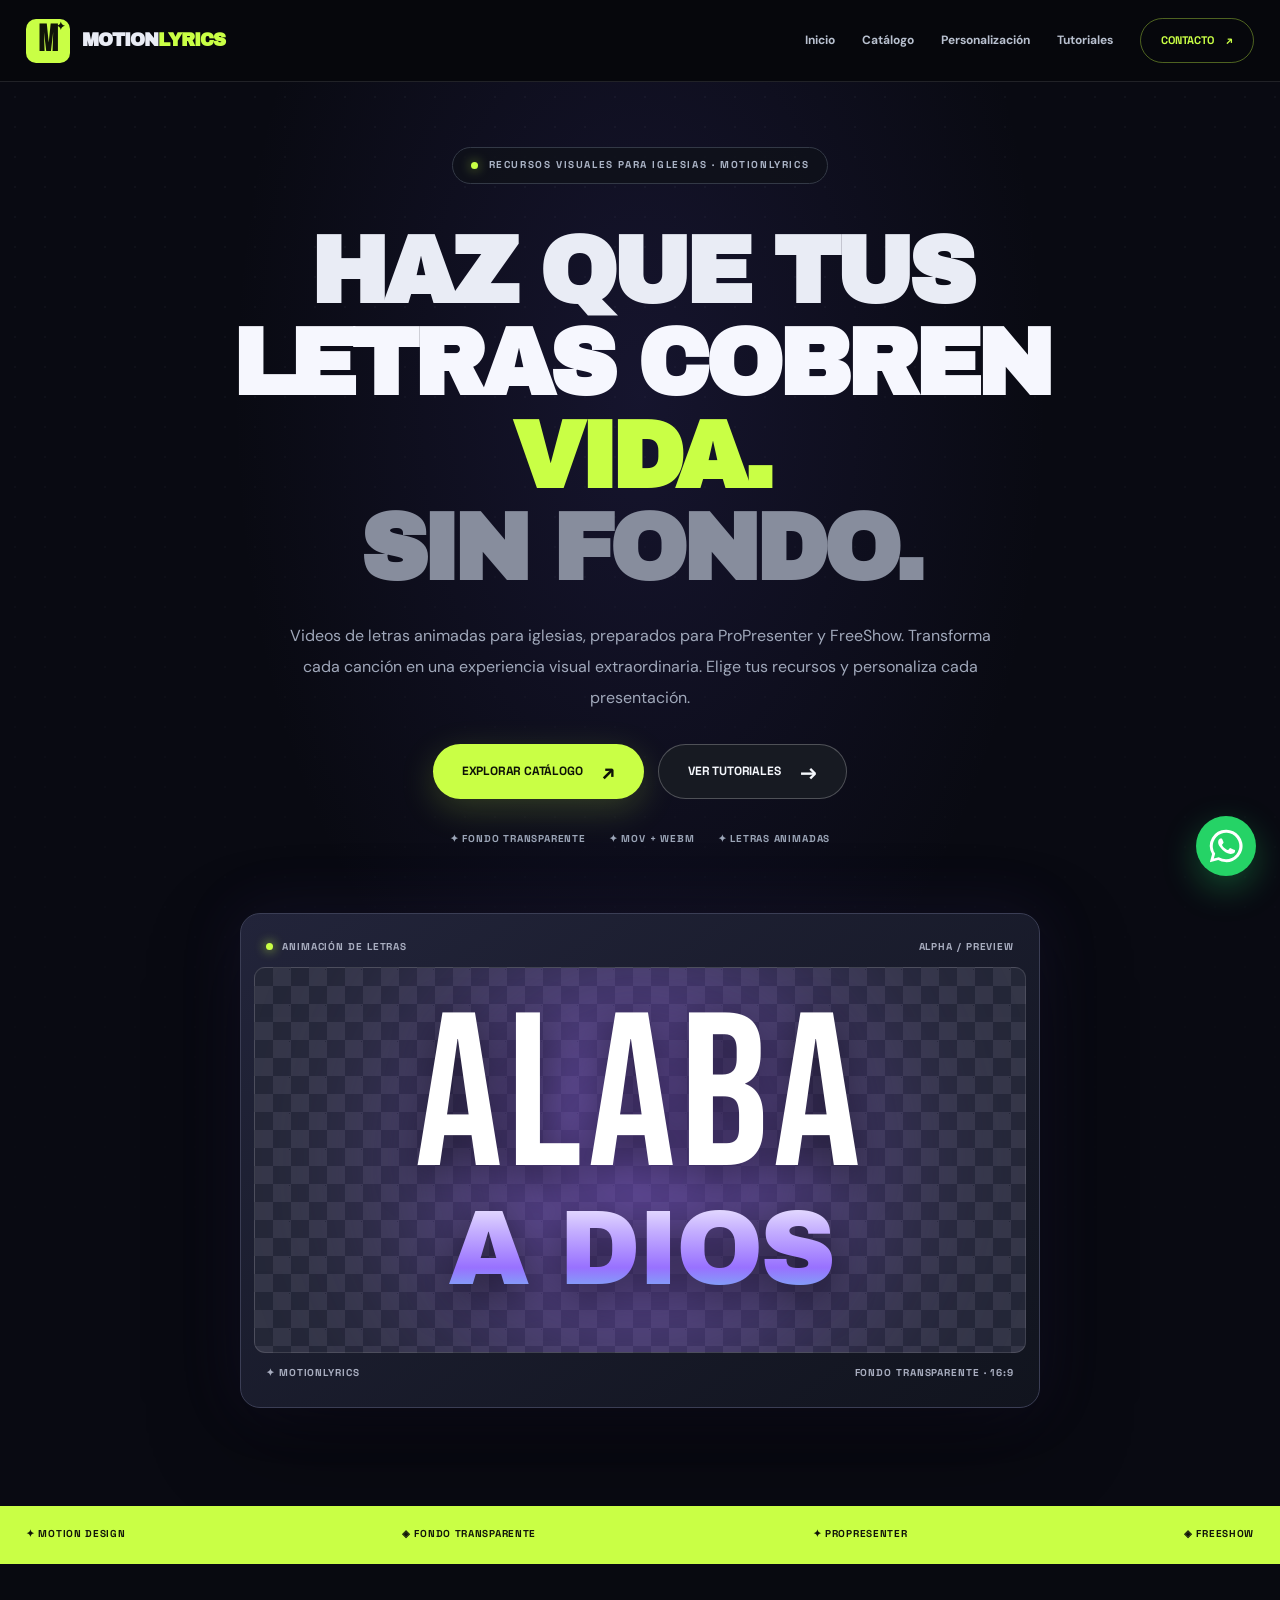
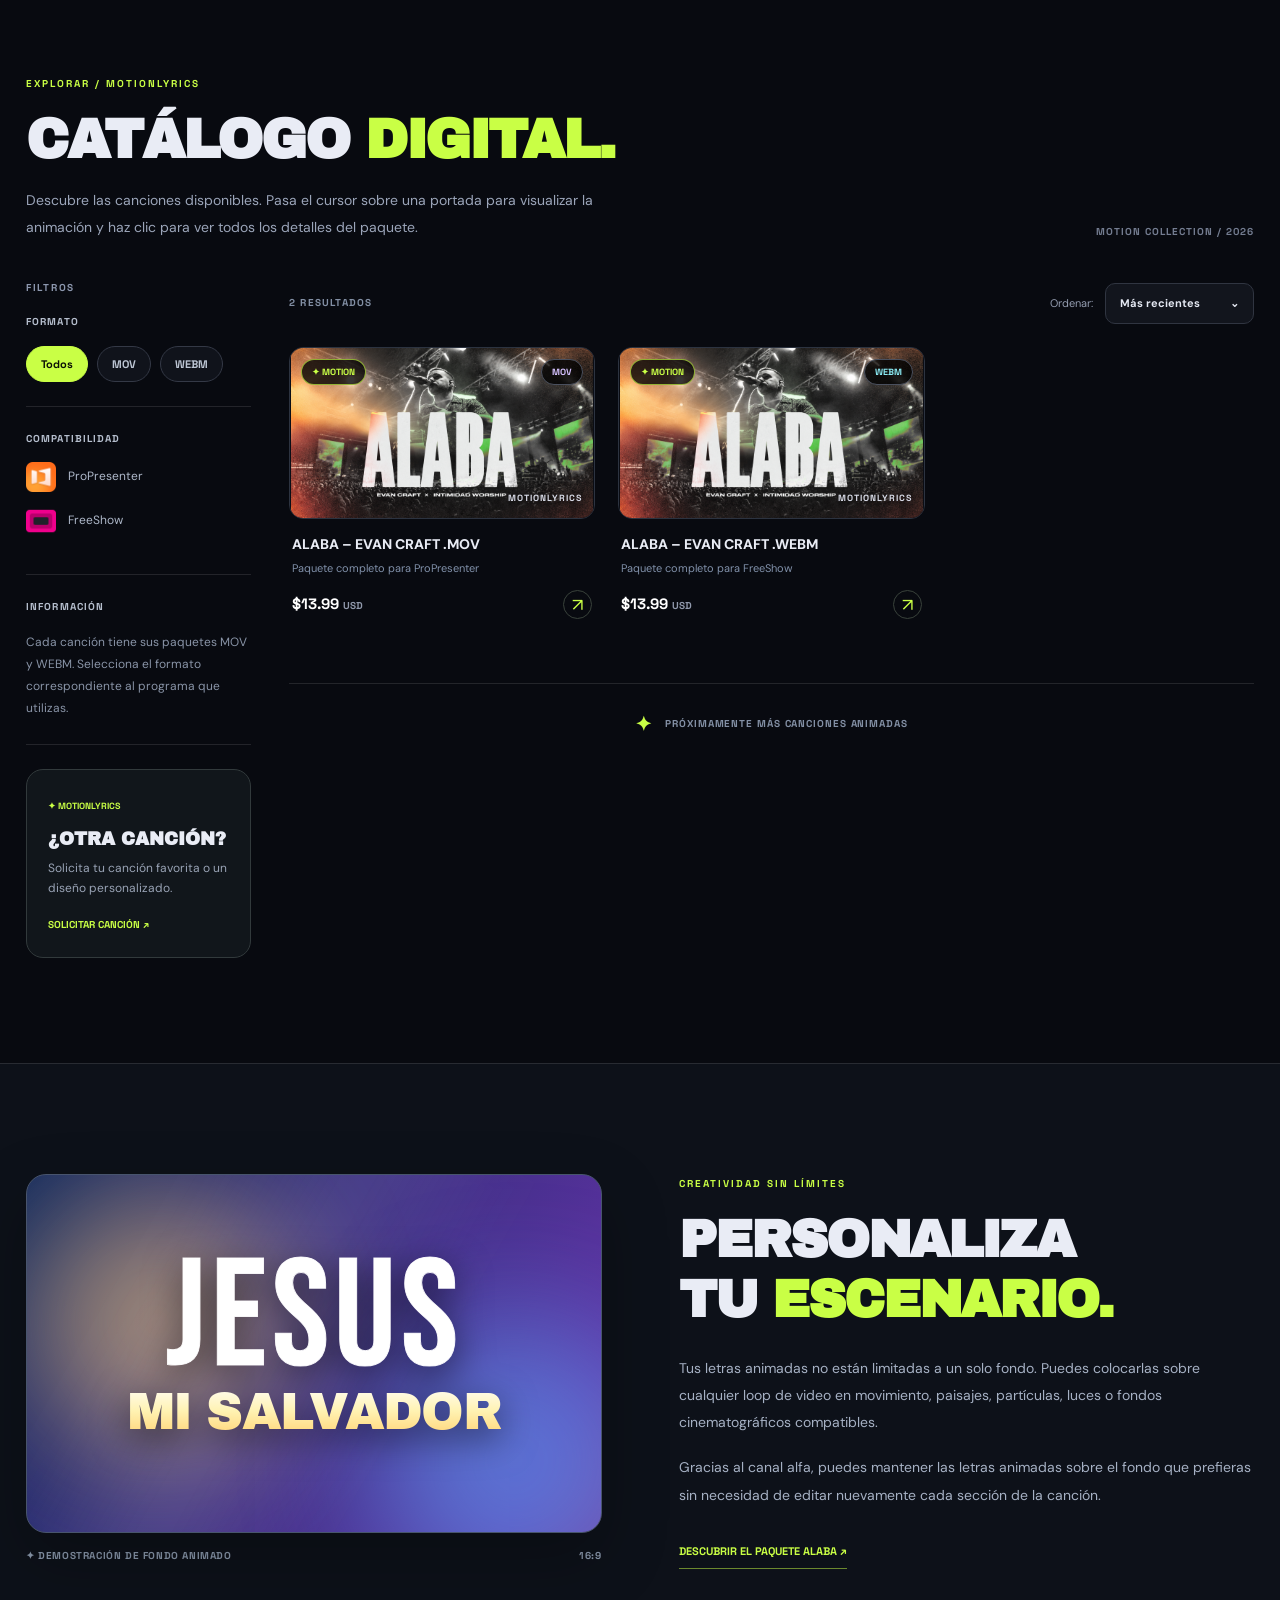
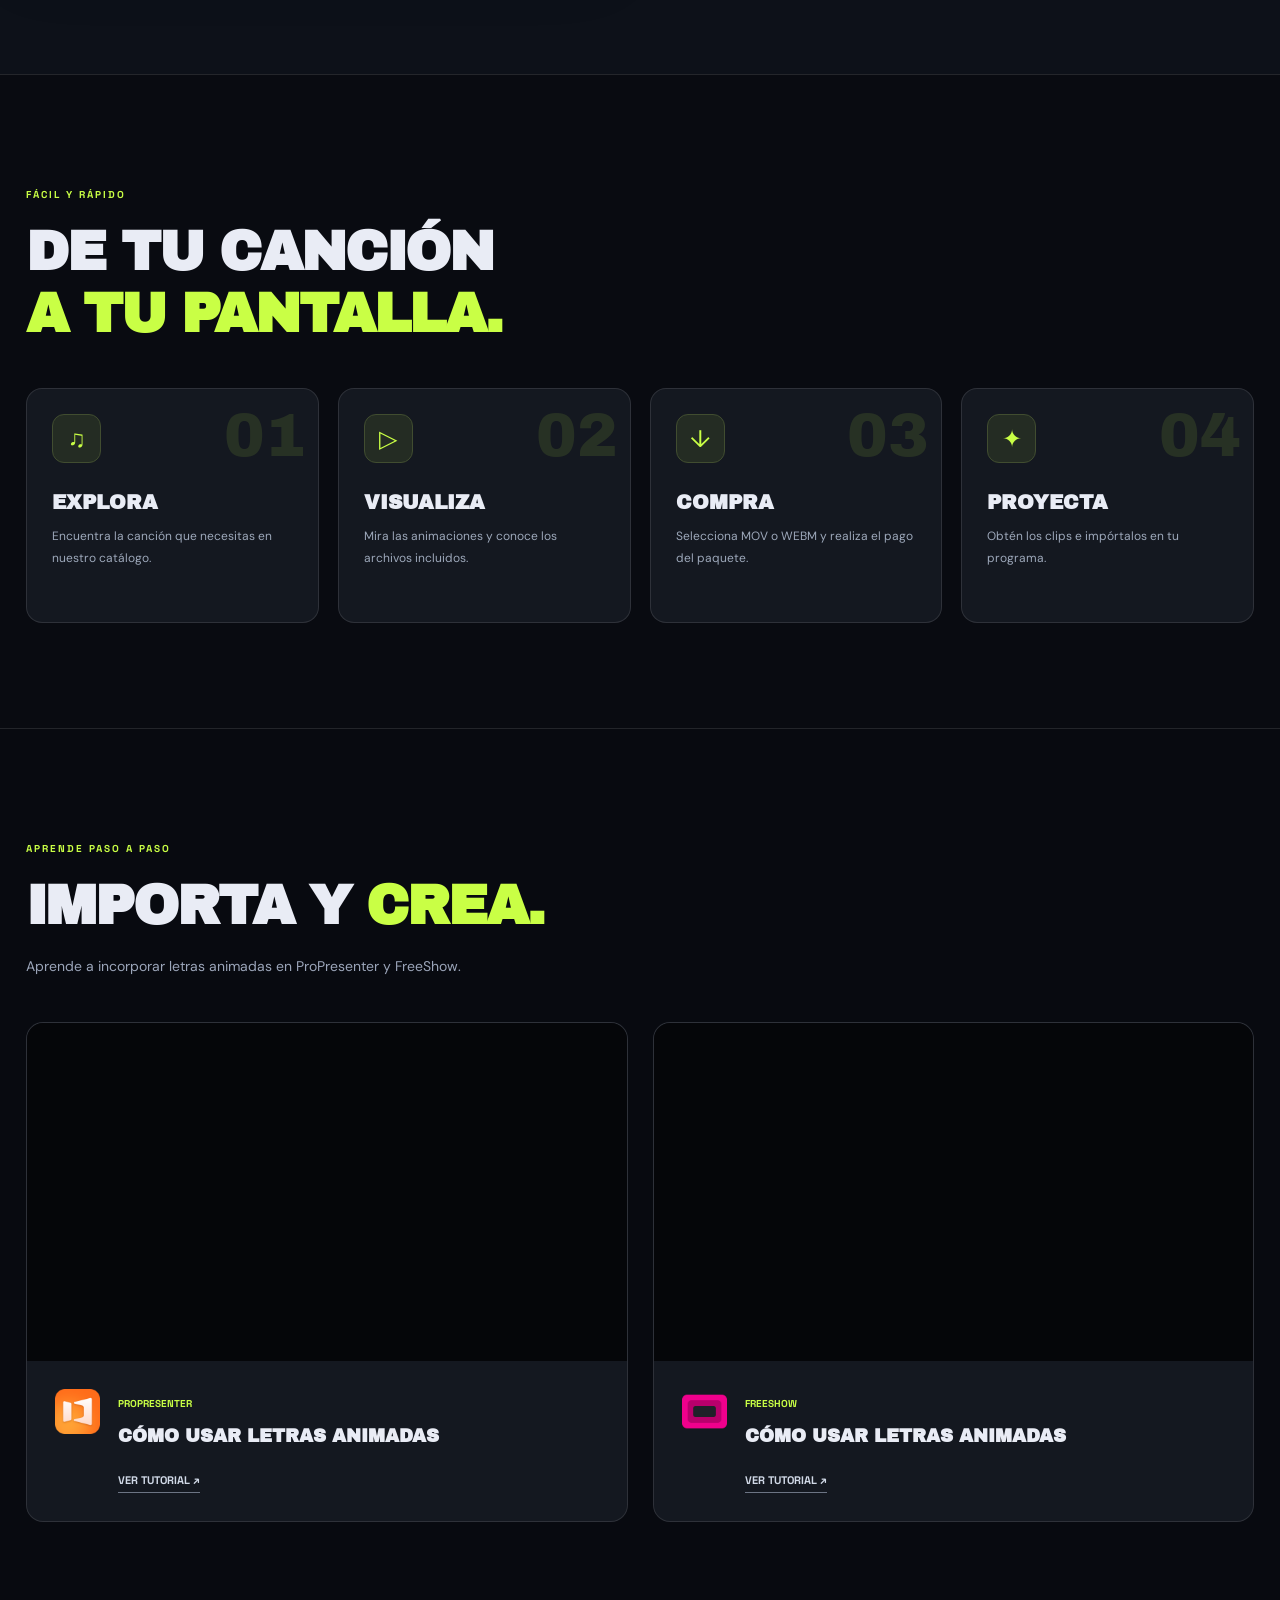
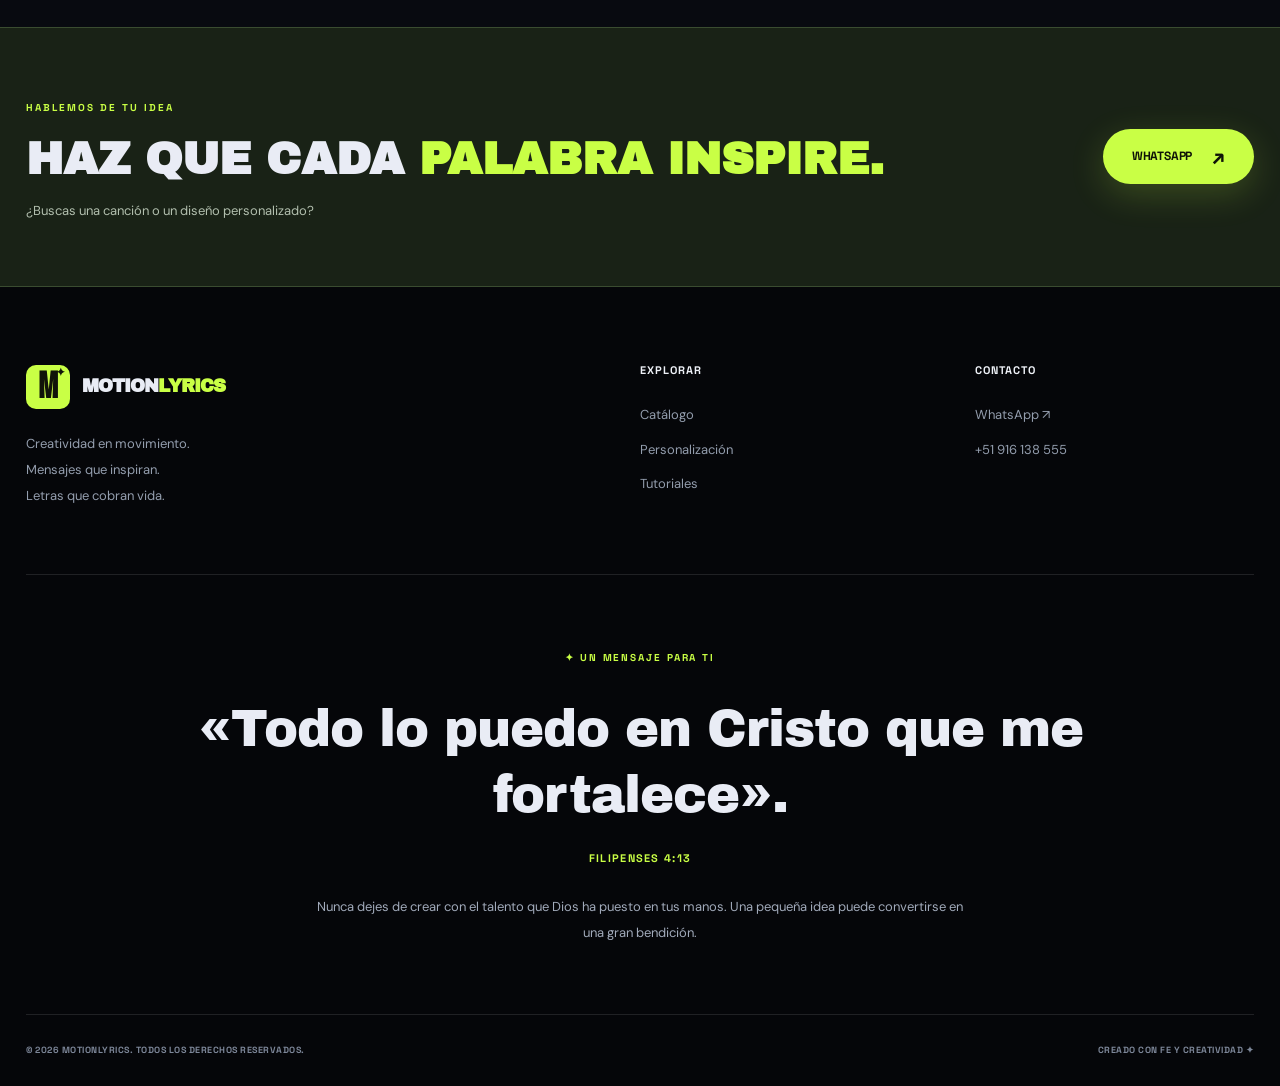
<file: index.html>
<!DOCTYPE html>
<html lang="es">
<head>
  <meta charset="UTF-8">
  <meta name="viewport" content="width=device-width, initial-scale=1.0">
  <meta name="theme-color" content="#07080d">

  <title>MOTIONLYRICS | Letras animadas sin fondo</title>

  <meta name="description" content="Letras animadas con fondo transparente para ProPresenter y FreeShow. Paquetes MOV y WEBM para tus presentaciones de adoración.">

  <link rel="preconnect" href="https://fonts.googleapis.com">
  <link rel="preconnect" href="https://fonts.gstatic.com" crossorigin>

  <link href="https://fonts.googleapis.com/css2?family=Archivo+Black&family=Bebas+Neue&family=DM+Sans:wght@400;500;600;700;800&family=Space+Grotesk:wght@400;500;600;700&display=swap" rel="stylesheet">

  <link rel="stylesheet" href="style.css">
</head>

<body>

  <!--
  ==================================================
  MOTIONLYRICS - ESTRUCTURA ACTUALIZADA
  ==================================================

  motionlyrics/
  |
  |-- index.html
  |-- alaba.html
  |-- style.css
  |
  |-- logo/
  |   |-- freeshow-logo.webp
  |   |-- propresenter-logo.webp
  |
  |-- media-alaba/
      |-- ALABA_D_CORO_3.webm
      |-- ALABA_H_REFF_FINAL.webm
      |-- archivosmov.webp
      |-- archivoswebm.webp
      |-- portada.png

  PRECIO DE CADA PAQUETE: US$13.99

  MOV  -> PROPRESENTER
  WEBM -> FREESHOW

  Los videos de muestra se reproducen en silencio
  automáticamente cuando el navegador lo permite.
  CSS los muestra al pasar el cursor sobre la portada.

  IMPORTANTE: HTML/CSS por sí solos no pueden iniciar
  y pausar realmente un video al mover el cursor.

  ==================================================
  -->


  <!-- HEADER -->

  <header class="site-header">

    <nav class="nav container" aria-label="Navegación principal">

      <a href="index.html" class="brand" aria-label="Inicio MOTIONLYRICS">
        <span class="brand-symbol">M<span>✦</span></span>
        <span class="brand-name">MOTION<span>LYRICS</span></span>
      </a>

      <input type="checkbox" id="menu-toggle" class="menu-toggle">

      <label for="menu-toggle" class="menu-trigger" aria-label="Mostrar navegación">
        <span></span>
        <span></span>
        <span></span>
      </label>

      <div class="nav-links">

        <a href="#inicio">Inicio</a>
        <a href="#catalogo">Catálogo</a>
        <a href="#escenario">Personalización</a>
        <a href="#tutoriales">Tutoriales</a>

        <a
          href="https://wa.me/51916138555?text=Hola%2C%20quiero%20informaci%C3%B3n%20sobre%20MOTIONLYRICS"
          target="_blank"
          rel="noopener noreferrer"
          class="nav-contact">
          CONTACTO <span>↗</span>
        </a>

      </div>

    </nav>

  </header>


  <main>

    <!-- ==========================================
         HERO PRINCIPAL
    =========================================== -->

    <section class="hero" id="inicio">

      <div class="container hero-inner">

        <span class="hero-eyebrow">
          <span class="status-dot"></span>
          RECURSOS VISUALES PARA IGLESIAS · MOTIONLYRICS
        </span>

        <h1 class="hero-title">
          HAZ QUE TUS<br>
          <span class="hero-title-light">LETRAS COBREN</span><br>
          <span class="hero-title-lime">VIDA.</span><br>
          <span class="hero-title-shadow">SIN FONDO.</span>
        </h1>

        <p class="hero-subtitle">
          Videos de letras animadas para iglesias, preparados
          para ProPresenter y FreeShow. Transforma cada
          canción en una experiencia visual extraordinaria.
          Elige tus recursos y personaliza cada presentación.
        </p>

        <div class="hero-buttons">

          <a href="#catalogo" class="pill-button pill-primary">
            EXPLORAR CATÁLOGO <span>↗</span>
          </a>

          <a href="#tutoriales" class="pill-button pill-secondary">
            VER TUTORIALES <span>→</span>
          </a>

        </div>

        <div class="hero-highlights">
          <span>✦ FONDO TRANSPARENTE</span>
          <span>✦ MOV + WEBM</span>
          <span>✦ LETRAS ANIMADAS</span>
        </div>


        <!-- ANIMACIÓN CSS: SOLO ALABA A DIOS -->

        <div class="hero-animation-card">

          <div class="animation-topbar">
            <span class="animation-indicator">
              <span></span>
              ANIMACIÓN DE LETRAS
            </span>

            <span>ALPHA / PREVIEW</span>
          </div>

          <div class="alpha-stage">

            <div class="alpha-light"></div>

            <div class="alpha-lyrics">
              <span class="alpha-word-one">ALABA</span>
              <span class="alpha-word-two">A DIOS</span>
            </div>

          </div>

          <div class="animation-bottom">
            <span>✦ MOTIONLYRICS</span>
            <span>FONDO TRANSPARENTE · 16:9</span>
          </div>

        </div>

      </div>

    </section>


    <!-- BANDA DE CARACTERÍSTICAS -->

    <div class="feature-strip">

      <div class="container feature-strip-inner">
        <span>✦ MOTION DESIGN</span>
        <span>◈ FONDO TRANSPARENTE</span>
        <span>✦ PROPRESENTER</span>
        <span>◈ FREESHOW</span>
      </div>

    </div>



    <!-- ==========================================
         CATÁLOGO DIGITAL
    =========================================== -->

    <section class="catalog-section section" id="catalogo">

      <div class="container">

        <div class="section-header">

          <div>
            <span class="section-kicker">EXPLORAR / MOTIONLYRICS</span>

            <h2>
              CATÁLOGO <span>DIGITAL.</span>
            </h2>

            <p>
              Descubre las canciones disponibles.
              Pasa el cursor sobre una portada para
              visualizar la animación y haz clic
              para ver todos los detalles del paquete.
            </p>
          </div>

          <span class="collection-label">
            MOTION COLLECTION / 2026
          </span>

        </div>



        <div class="catalog-layout">

          <!-- FILTROS SIN JAVASCRIPT -->

          <input
            type="radio"
            name="filtro"
            id="filtro-todos"
            class="filter-input"
            checked>

          <input
            type="radio"
            name="filtro"
            id="filtro-mov"
            class="filter-input">

          <input
            type="radio"
            name="filtro"
            id="filtro-webm"
            class="filter-input">


          <!-- COLUMNA IZQUIERDA -->

          <aside class="catalog-sidebar">

            <div class="sidebar-group">

              <h3>FILTROS</h3>

              <span class="sidebar-label">FORMATO</span>

              <div class="filter-pills">

                <label for="filtro-todos" class="filter-pill pill-all">
                  Todos
                </label>

                <label for="filtro-mov" class="filter-pill pill-mov">
                  MOV
                </label>

                <label for="filtro-webm" class="filter-pill pill-webm">
                  WEBM
                </label>

              </div>

            </div>


            <div class="sidebar-group">

              <span class="sidebar-label">
                COMPATIBILIDAD
              </span>

              <div class="sidebar-software">
                <img
                  src="logo/propresenter-logo.webp"
                  alt="ProPresenter">
                <span>ProPresenter</span>
              </div>

              <div class="sidebar-software">
                <img
                  src="logo/freeshow-logo.webp"
                  alt="FreeShow">
                <span>FreeShow</span>
              </div>

            </div>


            <div class="sidebar-group">

              <span class="sidebar-label">
                INFORMACIÓN
              </span>

              <p class="sidebar-note">
                Cada canción tiene sus paquetes MOV
                y WEBM. Selecciona el formato
                correspondiente al programa que utilizas.
              </p>

            </div>


            <div class="sidebar-request">

              <span>✦ MOTIONLYRICS</span>

              <h4>¿OTRA CANCIÓN?</h4>

              <p>
                Solicita tu canción favorita
                o un diseño personalizado.
              </p>

              <a
                href="https://wa.me/51916138555?text=Hola%2C%20quiero%20solicitar%20una%20canci%C3%B3n"
                target="_blank"
                rel="noopener noreferrer">
                SOLICITAR CANCIÓN ↗
              </a>

            </div>

          </aside>



          <!-- RESULTADOS -->

          <div class="catalog-results">

            <div class="results-topbar">

              <span class="results-count count-all">
                2 RESULTADOS
              </span>

              <span class="results-count count-single">
                1 RESULTADO
              </span>

              <div class="sort-display">
                Ordenar:
                <span>Más recientes <b>⌄</b></span>
              </div>

            </div>



            <div class="products-grid">

              <!-- ======================================
                   PRODUCTO 1 - ALABA MOV

                   Se utiliza portada.png.

                   Preview:
                   ALABA_D_CORO_3.webm

                   El paquete vendido es MOV.
                   El video WEBM es solo una muestra.
              ======================================= -->

              <a
                href="alaba.html"
                class="catalog-card product-mov"
                aria-label="Ver el paquete ALABA MOV para ProPresenter">

                <div class="card-cover">

                  <img
                    class="card-poster"
                    src="media-alaba/portada.png"
                    alt="Portada de ALABA de Evan Craft"
                    loading="lazy">

                  <video
                    class="card-video"
                    autoplay
                    muted
                    loop
                    playsinline
                    preload="metadata"
                    poster="media-alaba/portada.png"
                    aria-hidden="true">

                    <source
                      src="media-alaba/ALABA_D_CORO_3.webm"
                      type="video/webm">

                  </video>

                  <span class="card-motion-tag">
                    ✦ MOTION
                  </span>

                  <span class="card-format-tag mov-tag">
                    MOV
                  </span>

                  <span class="card-overlay-logo">
                    MOTIONLYRICS
                  </span>

                </div>


                <div class="card-content">

                  <h3>
                    ALABA – EVAN CRAFT .MOV
                  </h3>

                  <p>
                    Paquete completo para ProPresenter
                  </p>

                  <div class="card-bottom">

                    <span class="card-price">
                      $13.99 <small>USD</small>
                    </span>

                    <span class="card-arrow">↗</span>

                  </div>

                </div>

              </a>



              <!-- ======================================
                   PRODUCTO 2 - ALABA WEBM

                   Preview:
                   ALABA_H_REFF_FINAL.webm
              ======================================= -->

              <a
                href="alaba.html"
                class="catalog-card product-webm"
                aria-label="Ver el paquete ALABA WEBM para FreeShow">

                <div class="card-cover">

                  <img
                    class="card-poster"
                    src="media-alaba/portada.png"
                    alt="Portada de ALABA para FreeShow"
                    loading="lazy">

                  <video
                    class="card-video"
                    autoplay
                    muted
                    loop
                    playsinline
                    preload="metadata"
                    poster="media-alaba/portada.png"
                    aria-hidden="true">

                    <source
                      src="media-alaba/ALABA_H_REFF_FINAL.webm"
                      type="video/webm">

                  </video>

                  <span class="card-motion-tag">
                    ✦ MOTION
                  </span>

                  <span class="card-format-tag webm-tag">
                    WEBM
                  </span>

                  <span class="card-overlay-logo">
                    MOTIONLYRICS
                  </span>

                </div>


                <div class="card-content">

                  <h3>
                    ALABA – EVAN CRAFT .WEBM
                  </h3>

                  <p>
                    Paquete completo para FreeShow
                  </p>

                  <div class="card-bottom">

                    <span class="card-price">
                      $13.99 <small>USD</small>
                    </span>

                    <span class="card-arrow">↗</span>

                  </div>

                </div>

              </a>

            </div>



            <div class="catalog-end">
              <span>✦</span>
              PRÓXIMAMENTE MÁS CANCIONES ANIMADAS
            </div>

          </div>

        </div>

      </div>

    </section>



    <!-- ==========================================
         PERSONALIZA TU ESCENARIO
    =========================================== -->

    <section class="scene-section section" id="escenario">

      <div class="container scene-layout">

        <!-- CUADRO ANIMADO CON CSS -->

        <div class="scene-preview">

          <div class="scene-background">

            <div class="scene-orb scene-orb-one"></div>
            <div class="scene-orb scene-orb-two"></div>
            <div class="scene-beam"></div>

            <div class="scene-lyrics">

              <span class="scene-word-one">
                JESUS
              </span>

              <span class="scene-word-two">
                MI SALVADOR
              </span>

            </div>

          </div>

          <div class="scene-caption">
            <span>✦ DEMOSTRACIÓN DE FONDO ANIMADO</span>
            <span>16:9</span>
          </div>

        </div>


        <!-- TEXTO EXPLICATIVO -->

        <div class="scene-content">

          <span class="section-kicker">
            CREATIVIDAD SIN LÍMITES
          </span>

          <h2>
            PERSONALIZA<br>
            TU <span>ESCENARIO.</span>
          </h2>

          <p>
            Tus letras animadas no están limitadas
            a un solo fondo. Puedes colocarlas sobre
            cualquier loop de video en movimiento,
            paisajes, partículas, luces o fondos
            cinematográficos compatibles.
          </p>

          <p>
            Gracias al canal alfa, puedes mantener
            las letras animadas sobre el fondo que
            prefieras sin necesidad de editar
            nuevamente cada sección de la canción.
          </p>

          <a href="alaba.html" class="text-link">
            DESCUBRIR EL PAQUETE ALABA ↗
          </a>

        </div>

      </div>

    </section>



    <!-- ==========================================
         CÓMO FUNCIONA
    =========================================== -->

    <section class="steps-section section">

      <div class="container">

        <div class="section-header">
          <div>
            <span class="section-kicker">
              FÁCIL Y RÁPIDO
            </span>

            <h2>
              DE TU CANCIÓN<br>
              <span>A TU PANTALLA.</span>
            </h2>
          </div>
        </div>


        <div class="steps-grid">

          <div class="step-card">
            <span class="step-number">01</span>
            <div class="step-symbol">♫</div>
            <h3>EXPLORA</h3>
            <p>
              Encuentra la canción que necesitas
              en nuestro catálogo.
            </p>
          </div>

          <div class="step-card">
            <span class="step-number">02</span>
            <div class="step-symbol">▷</div>
            <h3>VISUALIZA</h3>
            <p>
              Mira las animaciones y conoce
              los archivos incluidos.
            </p>
          </div>

          <div class="step-card">
            <span class="step-number">03</span>
            <div class="step-symbol">↓</div>
            <h3>COMPRA</h3>
            <p>
              Selecciona MOV o WEBM y realiza
              el pago del paquete.
            </p>
          </div>

          <div class="step-card">
            <span class="step-number">04</span>
            <div class="step-symbol">✦</div>
            <h3>PROYECTA</h3>
            <p>
              Obtén los clips e impórtalos
              en tu programa.
            </p>
          </div>

        </div>

      </div>

    </section>



    <!-- ==========================================
         TUTORIALES YOUTUBE
    =========================================== -->

    <section class="tutorial-section section" id="tutoriales">

      <div class="container">

        <div class="section-header">

          <div>
            <span class="section-kicker">
              APRENDE PASO A PASO
            </span>

            <h2>
              IMPORTA Y <span>CREA.</span>
            </h2>

            <p>
              Aprende a incorporar letras animadas
              en ProPresenter y FreeShow.
            </p>
          </div>

        </div>


        <div class="tutorials-grid">

          <article class="tutorial-card">

            <div class="tutorial-video">

              <iframe
                src="https://www.youtube-nocookie.com/embed/bg4_595I6nU"
                title="Tutorial ProPresenter"
                loading="lazy"
                referrerpolicy="strict-origin-when-cross-origin"
                allow="accelerometer; autoplay; clipboard-write; encrypted-media; gyroscope; picture-in-picture; web-share"
                allowfullscreen>
              </iframe>

            </div>

            <div class="tutorial-info">

              <img
                src="logo/propresenter-logo.webp"
                alt="ProPresenter">

              <div>
                <span>PROPRESENTER</span>
                <h3>
                  CÓMO USAR LETRAS ANIMADAS
                </h3>

                <a
                  href="https://youtu.be/bg4_595I6nU"
                  target="_blank"
                  rel="noopener noreferrer">
                  VER TUTORIAL ↗
                </a>
              </div>

            </div>

          </article>


          <article class="tutorial-card">

            <div class="tutorial-video">

              <iframe
                src="https://www.youtube-nocookie.com/embed/HTYMs-iJjlw"
                title="Tutorial FreeShow"
                loading="lazy"
                referrerpolicy="strict-origin-when-cross-origin"
                allow="accelerometer; autoplay; clipboard-write; encrypted-media; gyroscope; picture-in-picture; web-share"
                allowfullscreen>
              </iframe>

            </div>

            <div class="tutorial-info">

              <img
                src="logo/freeshow-logo.webp"
                alt="FreeShow">

              <div>
                <span>FREESHOW</span>
                <h3>
                  CÓMO USAR LETRAS ANIMADAS
                </h3>

                <a
                  href="https://youtu.be/HTYMs-iJjlw"
                  target="_blank"
                  rel="noopener noreferrer">
                  VER TUTORIAL ↗
                </a>
              </div>

            </div>

          </article>

        </div>

      </div>

    </section>



    <!-- CONTACTO -->

    <section class="contact-strip">

      <div class="container contact-strip-inner">

        <div>
          <span class="section-kicker">HABLEMOS DE TU IDEA</span>

          <h2>
            HAZ QUE CADA <span>PALABRA INSPIRE.</span>
          </h2>

          <p>
            ¿Buscas una canción o un diseño personalizado?
          </p>
        </div>

        <a
          href="https://wa.me/51916138555?text=Hola%2C%20quiero%20contactar%20con%20MOTIONLYRICS"
          target="_blank"
          rel="noopener noreferrer"
          class="pill-button pill-primary">
          WHATSAPP <span>↗</span>
        </a>

      </div>

    </section>

  </main>



  <!-- ==========================================
       PIE DE PÁGINA
  =========================================== -->

  <footer class="footer">

    <div class="container">

      <div class="footer-grid">

        <div class="footer-brand">

          <a href="index.html" class="brand">
            <span class="brand-symbol">M<span>✦</span></span>
            <span class="brand-name">MOTION<span>LYRICS</span></span>
          </a>

          <p>
            Creatividad en movimiento.<br>
            Mensajes que inspiran.<br>
            Letras que cobran vida.
          </p>

        </div>


        <div class="footer-links">

          <h4>EXPLORAR</h4>

          <a href="#catalogo">Catálogo</a>
          <a href="#escenario">Personalización</a>
          <a href="#tutoriales">Tutoriales</a>

        </div>


        <div class="footer-links">

          <h4>CONTACTO</h4>

          <a
            href="https://wa.me/51916138555"
            target="_blank"
            rel="noopener noreferrer">
            WhatsApp ↗
          </a>

          <a href="tel:+51916138555">
            +51 916 138 555
          </a>

        </div>

      </div>


      <div class="bible-message">

        <span>✦ UN MENSAJE PARA TI</span>

        <blockquote>
          «Todo lo puedo en Cristo que me fortalece».
        </blockquote>

        <strong>FILIPENSES 4:13</strong>

        <p>
          Nunca dejes de crear con el talento que Dios
          ha puesto en tus manos. Una pequeña idea puede
          convertirse en una gran bendición.
        </p>

      </div>


      <div class="footer-bottom">

        <span>
          © 2026 MOTIONLYRICS. TODOS LOS DERECHOS RESERVADOS.
        </span>

        <span>
          CREADO CON FE Y CREATIVIDAD ✦
        </span>

      </div>

    </div>

  </footer>



  <!-- WHATSAPP FLOTANTE -->

  <a
    href="https://wa.me/51916138555?text=Hola%2C%20quiero%20informaci%C3%B3n%20sobre%20MOTIONLYRICS"
    target="_blank"
    rel="noopener noreferrer"
    class="whatsapp-float"
    aria-label="Contactar por WhatsApp">

    <svg viewBox="0 0 32 32" fill="currentColor" aria-hidden="true">
      <path d="M16 .8A15.1 15.1 0 0 0 2.9 23.5L.8 31.2l7.9-2.1A15.2 15.2 0 1 0 16 .8Zm0 27.7a12.4 12.4 0 0 1-6.3-1.7l-.5-.3-4.7 1.2 1.3-4.5-.3-.5A12.5 12.5 0 1 1 16 28.5Zm6.9-9.3c-.4-.2-2.2-1.1-2.6-1.2-.3-.1-.6-.2-.8.2-.3.4-1 1.2-1.2 1.4-.2.2-.4.3-.8.1-.4-.2-1.6-.6-3-1.9-1.1-1-1.9-2.2-2.1-2.6-.2-.4 0-.6.2-.8l.6-.7.4-.7c.1-.2.1-.5 0-.7l-1.2-2.8c-.3-.7-.6-.6-.8-.6h-.7c-.3 0-.7.1-1 .5-.4.4-1.3 1.3-1.3 3.2s1.4 3.7 1.6 3.9c.2.3 2.8 4.4 6.8 6 .9.4 1.7.6 2.2.7 1 .3 1.9.2 2.6.2.8-.1 2.2-.9 2.5-1.7.3-.8.3-1.5.2-1.7-.1-.2-.3-.3-.7-.5Z"/>
    </svg>

  </a>

</body>
</html>
</file>
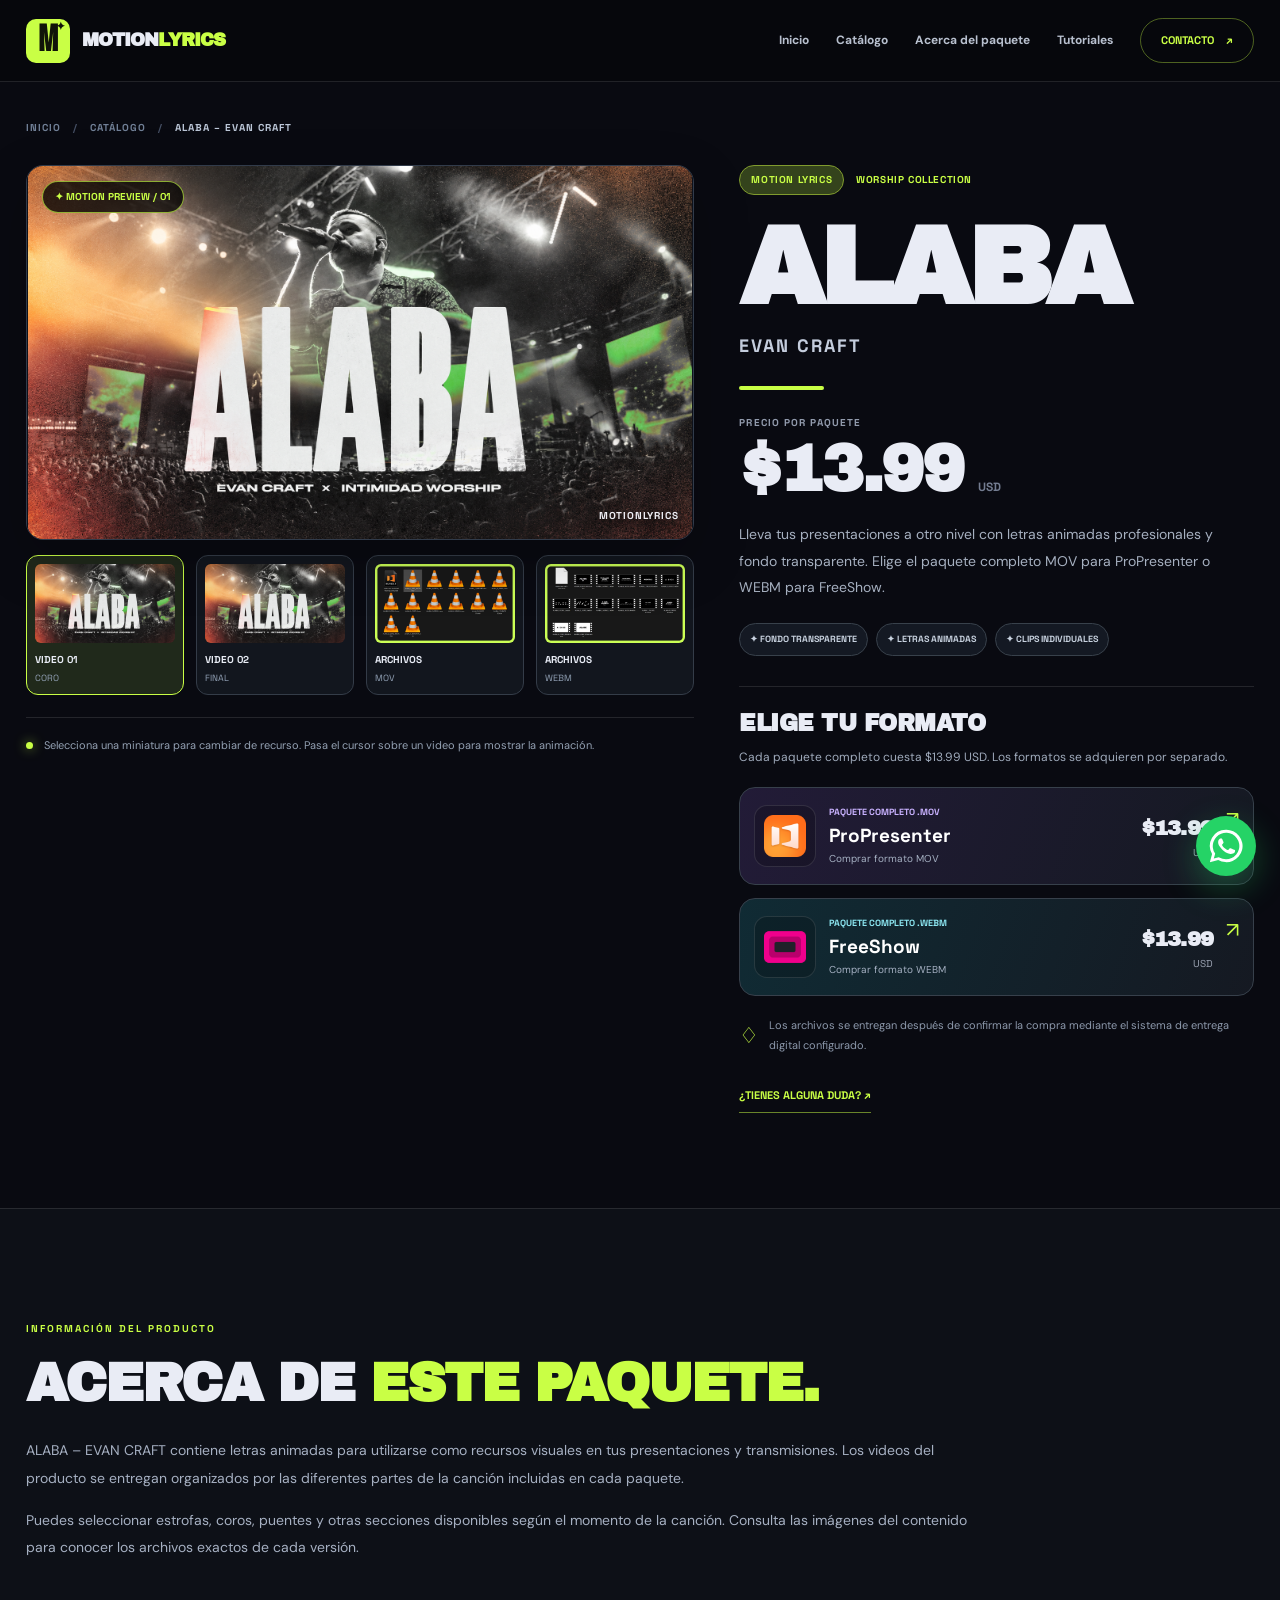
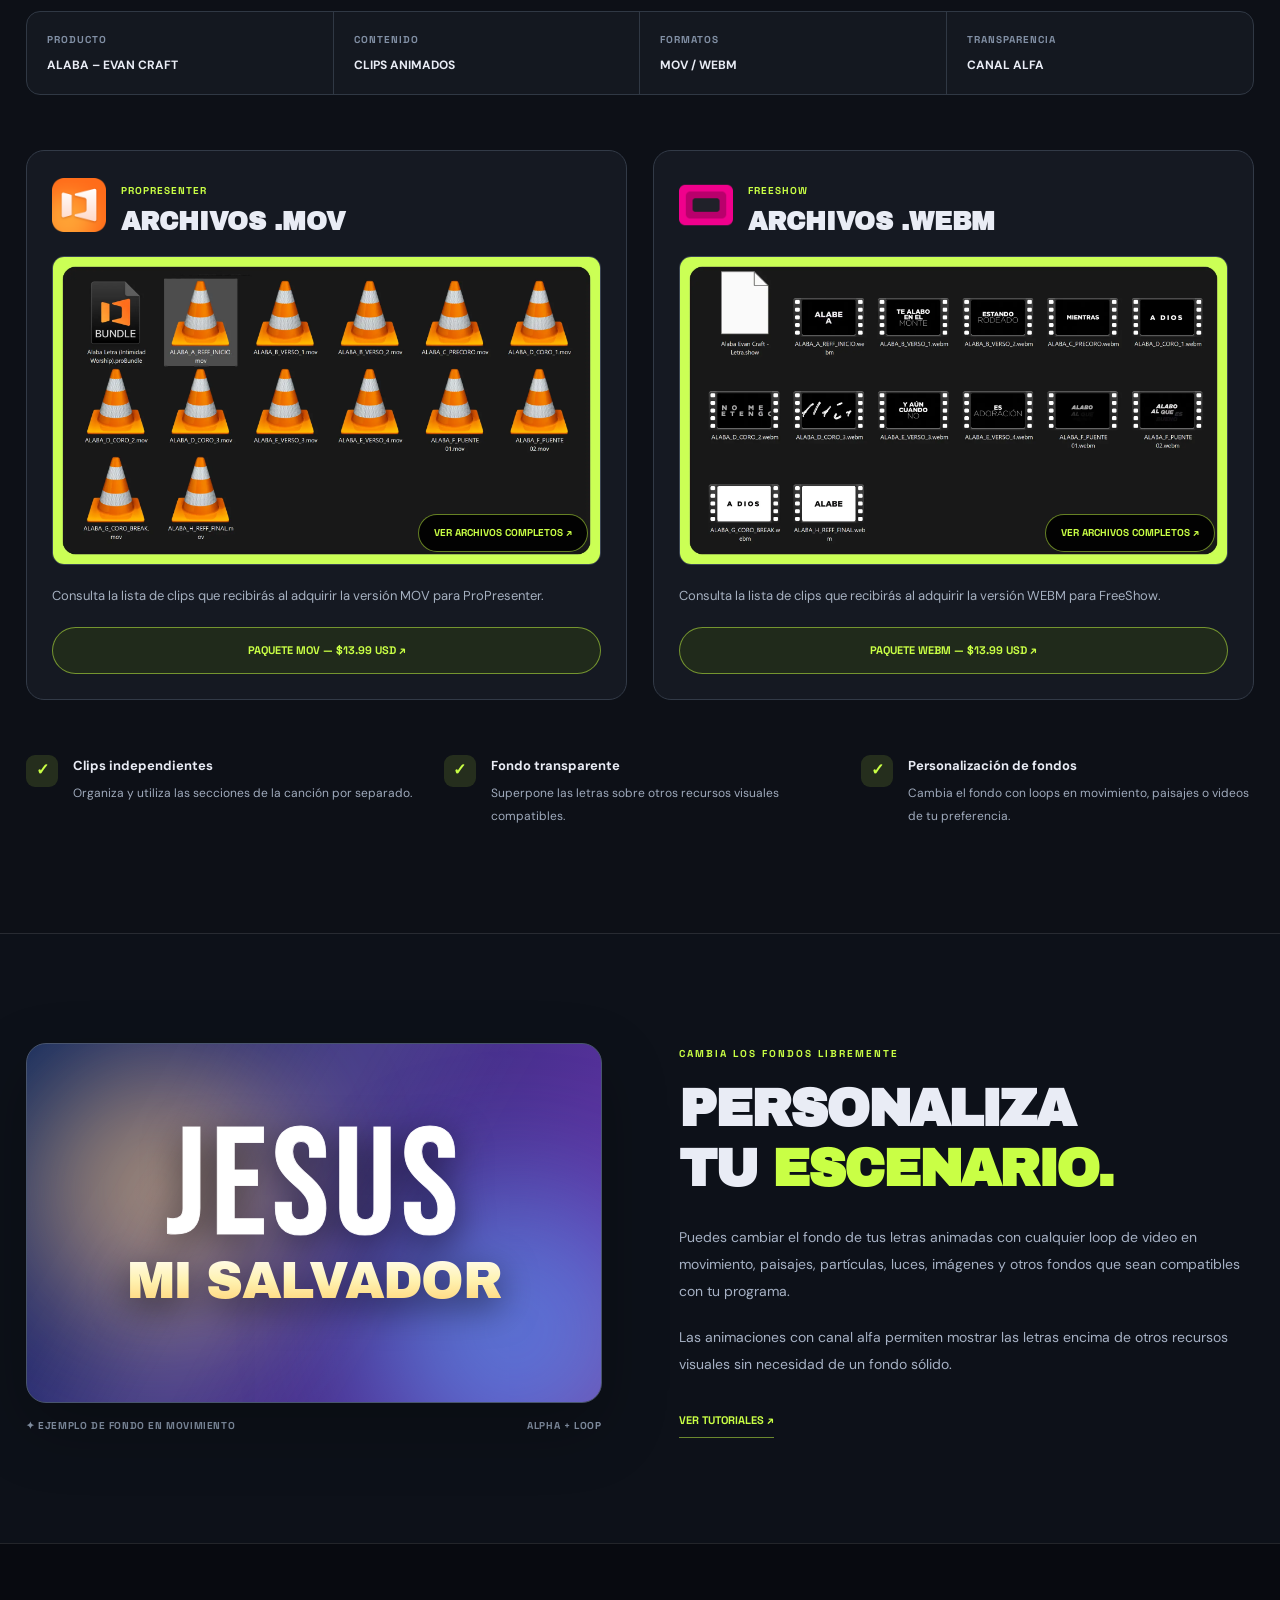
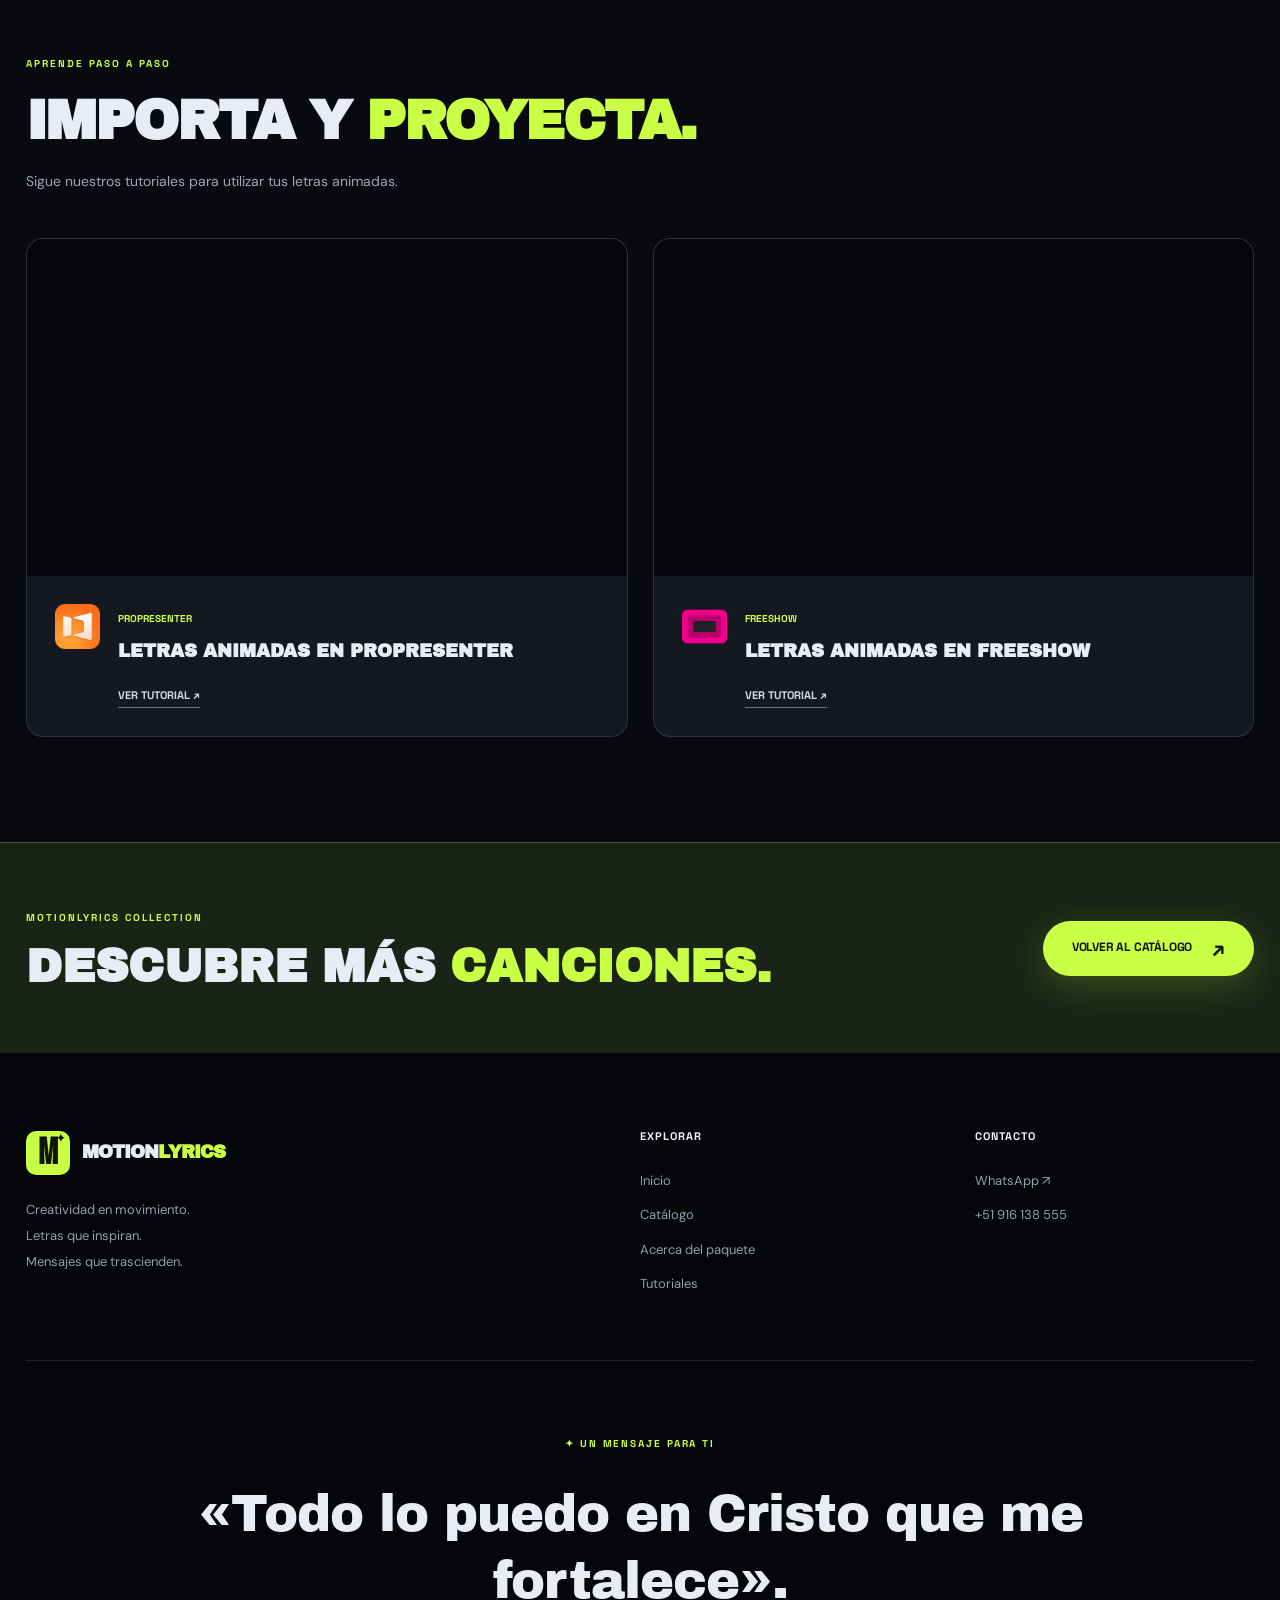
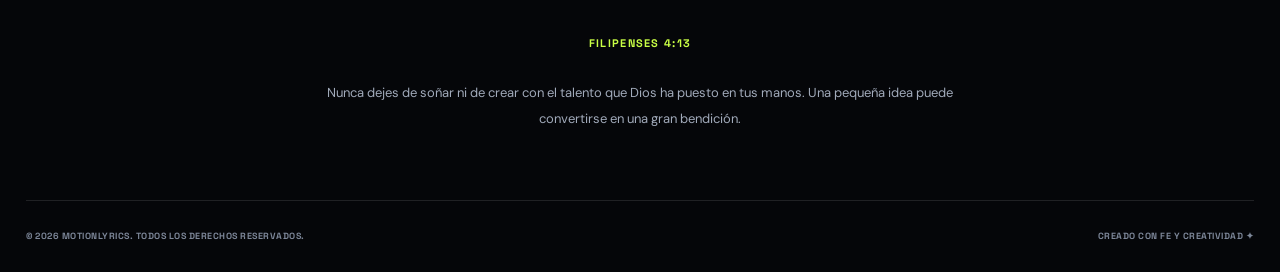
<file: alaba.html>
<!DOCTYPE html>
<html lang="es">
<head>
  <meta charset="UTF-8">
  <meta name="viewport" content="width=device-width, initial-scale=1.0">
  <meta name="theme-color" content="#07080d">

  <title>ALABA – EVAN CRAFT | MOTIONLYRICS</title>

  <meta name="description" content="Paquete ALABA de Evan Craft con letras animadas sin fondo. Descubre los archivos MOV para ProPresenter y WEBM para FreeShow. Cada formato cuesta $13.99 USD.">

  <link rel="preconnect" href="https://fonts.googleapis.com">
  <link rel="preconnect" href="https://fonts.gstatic.com" crossorigin>

  <link href="https://fonts.googleapis.com/css2?family=Archivo+Black&family=Bebas+Neue&family=DM+Sans:wght@400;500;600;700;800&family=Space+Grotesk:wght@400;500;600;700&display=swap" rel="stylesheet">

  <link rel="stylesheet" href="style.css">
</head>

<body>

  <!--
  ====================================================
  MOTIONLYRICS - ALABA
  ====================================================

  GALERÍA DEL PRODUCTO:

  1. media-alaba/ALABA_D_CORO_3.webm
  2. media-alaba/ALABA_H_REFF_FINAL.webm
  3. media-alaba/archivosmov.webp
  4. media-alaba/archivoswebm.webp

  PORTADA:
  media-alaba/portada.png

  PRECIOS:

  MOV:  $13.99 USD
  WEBM: $13.99 USD

  CAMBIAR PAYPAL:

  Busca REEMPLAZAR_ID_PAYPAL_MOV
  Busca REEMPLAZAR_ID_PAYPAL_WEBM

  Reemplaza cada URL completa con tu enlace
  real de pago, configurado a USD 13.99.

  La entrega automática necesita un servicio
  que verifique el pago y entregue los archivos.

  ====================================================
  -->


  <!-- HEADER -->

  <header class="site-header">

    <nav class="nav container" aria-label="Navegación principal">

      <a href="index.html" class="brand" aria-label="Inicio MOTIONLYRICS">
        <span class="brand-symbol">M<span>✦</span></span>
        <span class="brand-name">MOTION<span>LYRICS</span></span>
      </a>

      <input type="checkbox" id="menu-toggle" class="menu-toggle">

      <label for="menu-toggle" class="menu-trigger" aria-label="Mostrar navegación">
        <span></span>
        <span></span>
        <span></span>
      </label>

      <div class="nav-links">

        <a href="index.html">Inicio</a>
        <a href="index.html#catalogo">Catálogo</a>
        <a href="#contenido">Acerca del paquete</a>
        <a href="#tutoriales">Tutoriales</a>

        <a
          href="https://wa.me/51916138555?text=Hola%2C%20quiero%20consultar%20sobre%20ALABA"
          target="_blank"
          rel="noopener noreferrer"
          class="nav-contact">
          CONTACTO <span>↗</span>
        </a>

      </div>

    </nav>

  </header>



  <main>

    <!-- ==========================================
         FICHA DE PRODUCTO
    =========================================== -->

    <section class="detail-section">

      <div class="container">

        <nav class="breadcrumbs" aria-label="Ruta de navegación">

          <a href="index.html">INICIO</a>
          <span>/</span>

          <a href="index.html#catalogo">CATÁLOGO</a>
          <span>/</span>

          <strong>ALABA – EVAN CRAFT</strong>

        </nav>



        <div class="detail-layout">


          <!-- =====================================
               GALERÍA IZQUIERDA

               4 RECURSOS
               2 VIDEOS
               2 IMÁGENES DE ARCHIVOS

               CAMBIO DE IMAGEN CON HTML/CSS
          ====================================== -->

          <div class="product-gallery">

            <input
              type="radio"
              id="galeria-coro"
              name="galeria-alaba"
              class="gallery-radio"
              checked>

            <input
              type="radio"
              id="galeria-final"
              name="galeria-alaba"
              class="gallery-radio">

            <input
              type="radio"
              id="galeria-mov"
              name="galeria-alaba"
              class="gallery-radio">

            <input
              type="radio"
              id="galeria-webm"
              name="galeria-alaba"
              class="gallery-radio">


            <!-- VISOR PRINCIPAL -->

            <div class="gallery-main">


              <!-- SLOT 1: VIDEO CORO -->

              <div class="gallery-panel panel-coro">

                <div class="gallery-video-surface">

                  <img
                    src="media-alaba/portada.png"
                    alt="Portada del video ALABA"
                    class="gallery-poster">

                  <video
                    class="gallery-motion"
                    autoplay
                    muted
                    loop
                    playsinline
                    preload="metadata"
                    poster="media-alaba/portada.png"
                    aria-label="Animación de muestra del coro de ALABA">

                    <source
                      src="media-alaba/ALABA_D_CORO_3.webm"
                      type="video/webm">

                  </video>

                  <span class="gallery-top-tag">
                    ✦ MOTION PREVIEW / 01
                  </span>

                  <span class="gallery-watermark">
                    MOTIONLYRICS
                  </span>

                </div>

              </div>



              <!-- SLOT 2: VIDEO FINAL -->

              <div class="gallery-panel panel-final">

                <div class="gallery-video-surface">

                  <img
                    src="media-alaba/portada.png"
                    alt="Portada del segundo video ALABA"
                    class="gallery-poster">

                  <video
                    class="gallery-motion"
                    autoplay
                    muted
                    loop
                    playsinline
                    preload="metadata"
                    poster="media-alaba/portada.png"
                    aria-label="Animación final de ALABA">

                    <source
                      src="media-alaba/ALABA_H_REFF_FINAL.webm"
                      type="video/webm">

                  </video>

                  <span class="gallery-top-tag">
                    ✦ MOTION PREVIEW / 02
                  </span>

                  <span class="gallery-watermark">
                    MOTIONLYRICS
                  </span>

                </div>

              </div>



              <!-- SLOT 3: ARCHIVOS MOV -->

              <div class="gallery-panel panel-mov">

                <div class="gallery-image-surface">

                  <img
                    src="media-alaba/archivosmov.webp"
                    alt="Lista de archivos MOV incluidos en ALABA"
                    class="gallery-resource-image">

                  <span class="gallery-top-tag">
                    ▣ ARCHIVOS MOV
                  </span>

                  <a
                    href="media-alaba/archivosmov.webp"
                    target="_blank"
                    rel="noopener noreferrer"
                    class="gallery-enlarge">
                    AMPLIAR IMAGEN ↗
                  </a>

                </div>

              </div>



              <!-- SLOT 4: ARCHIVOS WEBM -->

              <div class="gallery-panel panel-webm">

                <div class="gallery-image-surface">

                  <img
                    src="media-alaba/archivoswebm.webp"
                    alt="Lista de archivos WEBM incluidos en ALABA"
                    class="gallery-resource-image">

                  <span class="gallery-top-tag">
                    ▣ ARCHIVOS WEBM
                  </span>

                  <a
                    href="media-alaba/archivoswebm.webp"
                    target="_blank"
                    rel="noopener noreferrer"
                    class="gallery-enlarge">
                    AMPLIAR IMAGEN ↗
                  </a>

                </div>

              </div>

            </div>



            <!-- MINIATURAS - CUATRO SLOTS -->

            <div class="gallery-thumbnails">


              <label
                for="galeria-coro"
                class="gallery-thumb thumb-coro"
                title="Ver animación del coro">

                <img
                  src="media-alaba/portada.png"
                  alt="Vista previa del coro">

                <span>
                  <strong>VIDEO 01</strong>
                  <small>CORO</small>
                </span>

              </label>



              <label
                for="galeria-final"
                class="gallery-thumb thumb-final"
                title="Ver segunda animación">

                <img
                  src="media-alaba/portada.png"
                  alt="Vista previa del final">

                <span>
                  <strong>VIDEO 02</strong>
                  <small>FINAL</small>
                </span>

              </label>



              <label
                for="galeria-mov"
                class="gallery-thumb thumb-mov"
                title="Ver archivos MOV">

                <img
                  src="media-alaba/archivosmov.webp"
                  alt="Archivos MOV">

                <span>
                  <strong>ARCHIVOS</strong>
                  <small>MOV</small>
                </span>

              </label>



              <label
                for="galeria-webm"
                class="gallery-thumb thumb-webm"
                title="Ver archivos WEBM">

                <img
                  src="media-alaba/archivoswebm.webp"
                  alt="Archivos WEBM">

                <span>
                  <strong>ARCHIVOS</strong>
                  <small>WEBM</small>
                </span>

              </label>

            </div>



            <div class="gallery-caption">

              <span class="status-dot"></span>

              Selecciona una miniatura para cambiar
              de recurso. Pasa el cursor sobre un
              video para mostrar la animación.

            </div>

          </div>



          <!-- =====================================
               INFORMACIÓN DERECHA
          ====================================== -->

          <div class="detail-info">

            <div class="detail-eyebrow">
              <span class="detail-new">MOTION LYRICS</span>
              <span>WORSHIP COLLECTION</span>
            </div>


            <h1>ALABA</h1>

            <p class="detail-artist">
              EVAN CRAFT
            </p>


            <div class="detail-divider"></div>


            <!-- PRECIO -->

            <div class="price-overline">
              PRECIO POR PAQUETE
            </div>

            <div class="detail-price">
              <strong>$13.99</strong>
              <span>USD</span>
            </div>


            <p class="detail-description">
              Lleva tus presentaciones a otro nivel
              con letras animadas profesionales
              y fondo transparente. Elige el paquete
              completo MOV para ProPresenter o WEBM
              para FreeShow.
            </p>


            <div class="detail-features">

              <span>✦ FONDO TRANSPARENTE</span>
              <span>✦ LETRAS ANIMADAS</span>
              <span>✦ CLIPS INDIVIDUALES</span>

            </div>


            <div class="detail-purchase-heading">

              <h2>ELIGE TU FORMATO</h2>

              <p>
                Cada paquete completo cuesta $13.99 USD.
                Los formatos se adquieren por separado.
              </p>

            </div>



            <!-- =====================================
                 PROPRESENTER MOV
                 PRECIO USD 13.99

                 REEMPLAZA LA URL COMPLETA
                 POR TU ENLACE REAL DE PAYPAL
            ====================================== -->

            <a
              href="https://www.paypal.com/ncp/payment/REEMPLAZAR_ID_PAYPAL_MOV"
              target="_blank"
              rel="noopener noreferrer"
              class="buy-card buy-mov"
              id="comprar-mov">

              <span class="buy-logo">

                <img
                  src="logo/propresenter-logo.webp"
                  alt="ProPresenter">

              </span>

              <span class="buy-info">

                <small>PAQUETE COMPLETO .MOV</small>

                <strong>ProPresenter</strong>

                <em>Comprar formato MOV</em>

              </span>

              <span class="buy-price">
                <strong>$13.99</strong>
                <small>USD</small>
              </span>

              <span class="buy-arrow">↗</span>

            </a>



            <!-- =====================================
                 FREESHOW WEBM
                 PRECIO USD 13.99
            ====================================== -->

            <a
              href="https://www.paypal.com/ncp/payment/REEMPLAZAR_ID_PAYPAL_WEBM"
              target="_blank"
              rel="noopener noreferrer"
              class="buy-card buy-webm"
              id="comprar-webm">

              <span class="buy-logo">

                <img
                  src="logo/freeshow-logo.webp"
                  alt="FreeShow">

              </span>

              <span class="buy-info">

                <small>PAQUETE COMPLETO .WEBM</small>

                <strong>FreeShow</strong>

                <em>Comprar formato WEBM</em>

              </span>

              <span class="buy-price">
                <strong>$13.99</strong>
                <small>USD</small>
              </span>

              <span class="buy-arrow">↗</span>

            </a>



            <div class="payment-note">

              <span>♢</span>

              Los archivos se entregan después
              de confirmar la compra mediante
              el sistema de entrega digital
              configurado.

            </div>


            <a
              href="https://wa.me/51916138555?text=Hola%2C%20tengo%20una%20consulta%20sobre%20ALABA"
              target="_blank"
              rel="noopener noreferrer"
              class="text-link">
              ¿TIENES ALGUNA DUDA? ↗
            </a>

          </div>

        </div>

      </div>

    </section>



    <!-- ==========================================
         ACERCA DE ESTE PAQUETE
    =========================================== -->

    <section class="package-section section" id="contenido">

      <div class="container">

        <div class="package-header">

          <span class="section-kicker">
            INFORMACIÓN DEL PRODUCTO
          </span>

          <h2>
            ACERCA DE <span>ESTE PAQUETE.</span>
          </h2>

          <p>
            ALABA – EVAN CRAFT contiene letras animadas
            para utilizarse como recursos visuales
            en tus presentaciones y transmisiones.
            Los videos del producto se entregan
            organizados por las diferentes partes
            de la canción incluidas en cada paquete.
          </p>

          <p>
            Puedes seleccionar estrofas, coros,
            puentes y otras secciones disponibles
            según el momento de la canción.
            Consulta las imágenes del contenido
            para conocer los archivos exactos
            de cada versión.
          </p>

        </div>



        <!-- CARACTERÍSTICAS -->

        <div class="package-specs">

          <div>
            <span>PRODUCTO</span>
            <strong>ALABA – EVAN CRAFT</strong>
          </div>

          <div>
            <span>CONTENIDO</span>
            <strong>CLIPS ANIMADOS</strong>
          </div>

          <div>
            <span>FORMATOS</span>
            <strong>MOV / WEBM</strong>
          </div>

          <div>
            <span>TRANSPARENCIA</span>
            <strong>CANAL ALFA</strong>
          </div>

        </div>



        <!-- IMÁGENES DE LOS PAQUETES -->

        <div class="package-formats">


          <!-- CONTENIDO MOV -->

          <article class="package-format-card">

            <div class="package-format-heading">

              <img
                src="logo/propresenter-logo.webp"
                alt="ProPresenter">

              <div>
                <span>PROPRESENTER</span>
                <h3>ARCHIVOS .MOV</h3>
              </div>

            </div>


            <a
              href="media-alaba/archivosmov.webp"
              target="_blank"
              rel="noopener noreferrer"
              class="package-image-link">

              <img
                src="media-alaba/archivosmov.webp"
                alt="Contenido completo del paquete MOV"
                loading="lazy">

              <span>VER ARCHIVOS COMPLETOS ↗</span>

            </a>


            <p>
              Consulta la lista de clips que recibirás
              al adquirir la versión MOV para ProPresenter.
            </p>


            <a href="#comprar-mov" class="package-format-button">
              PAQUETE MOV — $13.99 USD ↗
            </a>

          </article>



          <!-- CONTENIDO WEBM -->

          <article class="package-format-card">

            <div class="package-format-heading">

              <img
                src="logo/freeshow-logo.webp"
                alt="FreeShow">

              <div>
                <span>FREESHOW</span>
                <h3>ARCHIVOS .WEBM</h3>
              </div>

            </div>


            <a
              href="media-alaba/archivoswebm.webp"
              target="_blank"
              rel="noopener noreferrer"
              class="package-image-link">

              <img
                src="media-alaba/archivoswebm.webp"
                alt="Contenido completo del paquete WEBM"
                loading="lazy">

              <span>VER ARCHIVOS COMPLETOS ↗</span>

            </a>


            <p>
              Consulta la lista de clips que recibirás
              al adquirir la versión WEBM para FreeShow.
            </p>


            <a href="#comprar-webm" class="package-format-button">
              PAQUETE WEBM — $13.99 USD ↗
            </a>

          </article>

        </div>



        <!-- VENTAJAS -->

        <div class="package-benefits">

          <div class="benefit">

            <span class="benefit-icon">✓</span>

            <div>
              <strong>Clips independientes</strong>

              <p>
                Organiza y utiliza las secciones
                de la canción por separado.
              </p>
            </div>

          </div>


          <div class="benefit">

            <span class="benefit-icon">✓</span>

            <div>
              <strong>Fondo transparente</strong>

              <p>
                Superpone las letras sobre otros
                recursos visuales compatibles.
              </p>
            </div>

          </div>


          <div class="benefit">

            <span class="benefit-icon">✓</span>

            <div>
              <strong>Personalización de fondos</strong>

              <p>
                Cambia el fondo con loops en movimiento,
                paisajes o videos de tu preferencia.
              </p>
            </div>

          </div>

        </div>

      </div>

    </section>



    <!-- ==========================================
         PERSONALIZA TU ESCENARIO
    =========================================== -->

    <section class="scene-section section" id="personalizar">

      <div class="container scene-layout">


        <div class="scene-preview">

          <div class="scene-background">

            <div class="scene-orb scene-orb-one"></div>
            <div class="scene-orb scene-orb-two"></div>
            <div class="scene-beam"></div>

            <div class="scene-lyrics">

              <span class="scene-word-one">
                JESUS
              </span>

              <span class="scene-word-two">
                MI SALVADOR
              </span>

            </div>

          </div>


          <div class="scene-caption">
            <span>✦ EJEMPLO DE FONDO EN MOVIMIENTO</span>
            <span>ALPHA + LOOP</span>
          </div>

        </div>



        <div class="scene-content">

          <span class="section-kicker">
            CAMBIA LOS FONDOS LIBREMENTE
          </span>

          <h2>
            PERSONALIZA<br>
            TU <span>ESCENARIO.</span>
          </h2>

          <p>
            Puedes cambiar el fondo de tus letras
            animadas con cualquier loop de video
            en movimiento, paisajes, partículas,
            luces, imágenes y otros fondos que
            sean compatibles con tu programa.
          </p>

          <p>
            Las animaciones con canal alfa permiten
            mostrar las letras encima de otros recursos
            visuales sin necesidad de un fondo sólido.
          </p>

          <a
            href="index.html#tutoriales"
            class="text-link">
            VER TUTORIALES ↗
          </a>

        </div>

      </div>

    </section>



    <!-- ==========================================
         TUTORIALES
    =========================================== -->

    <section class="tutorial-section section" id="tutoriales">

      <div class="container">

        <div class="section-header">

          <div>
            <span class="section-kicker">
              APRENDE PASO A PASO
            </span>

            <h2>
              IMPORTA Y <span>PROYECTA.</span>
            </h2>

            <p>
              Sigue nuestros tutoriales para utilizar
              tus letras animadas.
            </p>
          </div>

        </div>


        <div class="tutorials-grid">


          <article class="tutorial-card">

            <div class="tutorial-video">

              <iframe
                src="https://www.youtube-nocookie.com/embed/bg4_595I6nU"
                title="Tutorial ProPresenter"
                loading="lazy"
                referrerpolicy="strict-origin-when-cross-origin"
                allow="accelerometer; autoplay; clipboard-write; encrypted-media; gyroscope; picture-in-picture; web-share"
                allowfullscreen>
              </iframe>

            </div>


            <div class="tutorial-info">

              <img
                src="logo/propresenter-logo.webp"
                alt="ProPresenter">

              <div>
                <span>PROPRESENTER</span>

                <h3>LETRAS ANIMADAS EN PROPRESENTER</h3>

                <a
                  href="https://youtu.be/bg4_595I6nU"
                  target="_blank"
                  rel="noopener noreferrer">
                  VER TUTORIAL ↗
                </a>
              </div>

            </div>

          </article>



          <article class="tutorial-card">

            <div class="tutorial-video">

              <iframe
                src="https://www.youtube-nocookie.com/embed/HTYMs-iJjlw"
                title="Tutorial FreeShow"
                loading="lazy"
                referrerpolicy="strict-origin-when-cross-origin"
                allow="accelerometer; autoplay; clipboard-write; encrypted-media; gyroscope; picture-in-picture; web-share"
                allowfullscreen>
              </iframe>

            </div>


            <div class="tutorial-info">

              <img
                src="logo/freeshow-logo.webp"
                alt="FreeShow">

              <div>
                <span>FREESHOW</span>

                <h3>LETRAS ANIMADAS EN FREESHOW</h3>

                <a
                  href="https://youtu.be/HTYMs-iJjlw"
                  target="_blank"
                  rel="noopener noreferrer">
                  VER TUTORIAL ↗
                </a>
              </div>

            </div>

          </article>

        </div>

      </div>

    </section>



    <!-- VOLVER AL CATÁLOGO -->

    <section class="back-section">

      <div class="container back-inner">

        <div>

          <span class="section-kicker">
            MOTIONLYRICS COLLECTION
          </span>

          <h2>
            DESCUBRE MÁS <span>CANCIONES.</span>
          </h2>

        </div>

        <a
          href="index.html#catalogo"
          class="pill-button pill-primary">
          VOLVER AL CATÁLOGO <span>↗</span>
        </a>

      </div>

    </section>

  </main>



  <!-- FOOTER -->

  <footer class="footer">

    <div class="container">

      <div class="footer-grid">

        <div class="footer-brand">

          <a href="index.html" class="brand">
            <span class="brand-symbol">M<span>✦</span></span>
            <span class="brand-name">MOTION<span>LYRICS</span></span>
          </a>

          <p>
            Creatividad en movimiento.<br>
            Letras que inspiran.<br>
            Mensajes que trascienden.
          </p>

        </div>


        <div class="footer-links">

          <h4>EXPLORAR</h4>

          <a href="index.html">Inicio</a>
          <a href="index.html#catalogo">Catálogo</a>
          <a href="#contenido">Acerca del paquete</a>
          <a href="#tutoriales">Tutoriales</a>

        </div>


        <div class="footer-links">

          <h4>CONTACTO</h4>

          <a
            href="https://wa.me/51916138555"
            target="_blank"
            rel="noopener noreferrer">
            WhatsApp ↗
          </a>

          <a href="tel:+51916138555">
            +51 916 138 555
          </a>

        </div>

      </div>



      <div class="bible-message">

        <span>✦ UN MENSAJE PARA TI</span>

        <blockquote>
          «Todo lo puedo en Cristo que me fortalece».
        </blockquote>

        <strong>FILIPENSES 4:13</strong>

        <p>
          Nunca dejes de soñar ni de crear con el talento
          que Dios ha puesto en tus manos. Una pequeña idea
          puede convertirse en una gran bendición.
        </p>

      </div>



      <div class="footer-bottom">

        <span>
          © 2026 MOTIONLYRICS. TODOS LOS DERECHOS RESERVADOS.
        </span>

        <span>
          CREADO CON FE Y CREATIVIDAD ✦
        </span>

      </div>

    </div>

  </footer>



  <!-- WHATSAPP FLOTANTE -->

  <a
    href="https://wa.me/51916138555?text=Hola%2C%20quiero%20consultar%20sobre%20ALABA%20en%20MOTIONLYRICS"
    target="_blank"
    rel="noopener noreferrer"
    class="whatsapp-float"
    aria-label="Contactar por WhatsApp">

    <svg viewBox="0 0 32 32" fill="currentColor" aria-hidden="true">
      <path d="M16 .8A15.1 15.1 0 0 0 2.9 23.5L.8 31.2l7.9-2.1A15.2 15.2 0 1 0 16 .8Zm0 27.7a12.4 12.4 0 0 1-6.3-1.7l-.5-.3-4.7 1.2 1.3-4.5-.3-.5A12.5 12.5 0 1 1 16 28.5Zm6.9-9.3c-.4-.2-2.2-1.1-2.6-1.2-.3.4-.6-.2-.8.2-.3.4-1 1.2-1.2 1.4-.2.2-.4.3-.8.1-.4-.2-1.6-.6-3-1.9-1.1-1-1.9-2.2-2.1-2.6-.2-.4 0-.6.2-.8l.6-.7.4-.7c.1-.2.1-.5 0-.7l-1.2-2.8c-.3-.7-.6-.6-.8-.6h-.7c-.3 0-.7.1-1 .5-.4.4-1.3 1.3-1.3 3.2s1.4 3.7 1.6 3.9c.2.3 2.8 4.4 6.8 6 .9.4 1.7.6 2.2.7 1 .3 1.9.2 2.6.2.8-.1 2.2-.9 2.5-1.7.3-.8.3-1.5.2-1.7-.1-.2-.3-.3-.7-.5Z"/>
    </svg>

  </a>

</body>
</html>
</file>
<file: style.css>
/* ===================================================
   MOTIONLYRICS
   PREMIUM WORSHIP MOTION STORE
   HTML + CSS PURO
=================================================== */


/* ==================== VARIABLES ==================== */

:root {
  --bg: #07080d;
  --bg-dark: #050609;
  --bg-soft: #0e1119;
  --surface: #131720;
  --surface-hover: #1c222d;

  --white: #f8f9ff;
  --text: #e9ecf5;
  --muted: #9ba5b9;
  --subtle: #747d91;

  --lime: #c9ff45;
  --lime-light: #e0ff92;
  --purple: #b296ff;
  --cyan: #7ce8f4;

  --border: rgba(255,255,255,.11);
  --border-bright: rgba(255,255,255,.24);

  --font-display: "Archivo Black", sans-serif;
  --font-condensed: "Bebas Neue", sans-serif;
  --font-body: "DM Sans", sans-serif;
  --font-tech: "Space Grotesk", sans-serif;
}


/* ==================== RESET ==================== */

* {
  margin: 0;
  padding: 0;
  box-sizing: border-box;
}

html {
  scroll-behavior: smooth;
  scroll-padding-top: 95px;
}

body {
  background: var(--bg);
  color: var(--text);
  font-family: var(--font-body);
  line-height: 1.65;
  overflow-x: hidden;
  -webkit-font-smoothing: antialiased;
}

a {
  color: inherit;
  text-decoration: none;
}

img,
video,
iframe {
  display: block;
  max-width: 100%;
}

button,
input {
  font: inherit;
}

::selection {
  background: var(--lime);
  color: #080a06;
}

.container {
  width: min(1370px, calc(100% - 52px));
  margin-inline: auto;
}

.section {
  padding: 105px 0;
}

h1,
h2,
h3,
h4 {
  line-height: 1.08;
}

.section-kicker {
  display: inline-block;
  margin-bottom: 17px;

  color: var(--lime);
  font-family: var(--font-tech);
  font-size: 10px;
  font-weight: 700;
  letter-spacing: 2px;
}

.section-header {
  display: flex;
  align-items: flex-end;
  justify-content: space-between;
  gap: 35px;
  margin-bottom: 43px;
}

.section-header h2 {
  font-family: var(--font-display);
  font-size: clamp(36px, 4.3vw, 64px);
  font-weight: 900;
  line-height: 1.13;
  letter-spacing: -2px;
}

.section-header h2 span {
  color: var(--lime);
}

.section-header p {
  max-width: 625px;
  margin-top: 16px;
  color: var(--muted);
  font-size: 14px;
  line-height: 1.9;
}

.collection-label {
  color: var(--subtle);
  font-family: var(--font-tech);
  font-size: 10px;
  font-weight: 700;
  letter-spacing: 1px;
  white-space: nowrap;
}


/* ==================== BOTONES PÍLDORA ==================== */

.pill-button {
  display: inline-flex;
  justify-content: center;
  align-items: center;
  gap: 20px;

  min-height: 55px;
  padding: 0 29px;

  border-radius: 100px;

  font-family: var(--font-tech);
  font-size: 12px;
  font-weight: 700;
  letter-spacing: -.2px;

  transition:
    transform .25s,
    background .25s,
    box-shadow .25s;
}

.pill-button > span {
  font-size: 21px;
  line-height: 1;
}

.pill-button:hover {
  transform: translateY(-3px);
}

.pill-primary {
  color: #0e1307;
  background: var(--lime);

  box-shadow:
    0 10px 35px rgba(201,255,69,.19);
}

.pill-primary:hover {
  background: var(--lime-light);
  box-shadow:
    0 15px 40px rgba(201,255,69,.31);
}

.pill-secondary {
  color: #f5f7fc;
  background: #171a22;

  border: 1px solid var(--border-bright);
}

.pill-secondary:hover {
  background: #252a34;
}


/* ==================== HEADER ==================== */

.site-header {
  position: sticky;
  top: 0;
  z-index: 1000;

  border-bottom: 1px solid var(--border);
  background: rgba(7,8,13,.94);

  backdrop-filter: blur(23px);
  -webkit-backdrop-filter: blur(23px);
}

.nav {
  display: flex;
  align-items: center;
  justify-content: space-between;
  gap: 28px;

  min-height: 81px;
}

.brand {
  display: inline-flex;
  align-items: center;
  gap: 12px;
  flex-shrink: 0;
}

.brand-symbol {
  display: grid;
  place-items: center;

  position: relative;

  width: 44px;
  height: 44px;

  border-radius: 10px;

  color: #101409;
  background: var(--lime);

  font-family: var(--font-condensed);
  font-size: 37px;
  font-weight: 900;
  line-height: 1;
}

.brand-symbol > span {
  position: absolute;
  top: 2px;
  right: 5px;
  font-size: 11px;
}

.brand-name {
  font-family: var(--font-display);
  font-size: 18px;
  font-weight: 900;
  letter-spacing: -1px;
}

.brand-name span {
  color: var(--lime);
}

.nav-links {
  display: flex;
  align-items: center;
  gap: 27px;
}

.nav-links > a:not(.nav-contact) {
  color: #b8c0cf;
  font-size: 12px;
  font-weight: 700;
  transition: color .2s;
}

.nav-links > a:hover {
  color: white;
}

.nav-contact {
  display: inline-flex;
  align-items: center;
  gap: 12px;

  padding: 12px 20px;

  border: 1px solid rgba(201,255,69,.37);
  border-radius: 100px;

  color: var(--lime);

  font-family: var(--font-tech);
  font-size: 11px;
  font-weight: 800;

  transition: background .25s;
}

.nav-contact:hover {
  background: rgba(201,255,69,.1);
}

.menu-toggle,
.menu-trigger {
  display: none;
}


/* ==================== HERO ==================== */

.hero {
  position: relative;
  isolation: isolate;
  overflow: hidden;

  padding: 65px 0 98px;

  background:
    radial-gradient(
      ellipse at 50% 22%,
      rgba(77,66,166,.19),
      transparent 45%
    ),
    #090a12;
}

.hero::before {
  content: "";
  position: absolute;
  z-index: -1;
  inset: 0;

  opacity: .35;

  background-image:
    radial-gradient(
      rgba(150,155,180,.16) 1px,
      transparent 1px
    );

  background-size: 30px 30px;

  mask-image:
    linear-gradient(
      to bottom,
      black,
      transparent 90%
    );
}

.hero-inner {
  display: flex;
  flex-direction: column;
  align-items: center;
  text-align: center;
}

.hero-eyebrow {
  display: inline-flex;
  align-items: center;
  gap: 11px;

  padding: 9px 18px;

  border: 1px solid #333946;
  border-radius: 100px;

  background: rgba(15,17,26,.84);

  color: #acb5c7;
  font-family: var(--font-tech);
  font-size: 10px;
  font-weight: 700;
  letter-spacing: 1.6px;
}

.status-dot {
  display: inline-block;
  flex-shrink: 0;

  width: 7px;
  height: 7px;

  border-radius: 50%;

  background: var(--lime);
  box-shadow: 0 0 12px rgba(201,255,69,.65);
}

.hero-title {
  margin: 42px 0 24px;

  font-family: var(--font-display);
  font-size: clamp(50px,7.3vw,115px);
  font-weight: 900;

  letter-spacing: -5px;
  line-height: .99;
}

.hero-title-light {
  color: #f6f7fe;
}

.hero-title-lime {
  color: var(--lime);
}

.hero-title-shadow {
  color: #878d9d;
}

.hero-subtitle {
  max-width: 730px;

  color: #a0a8ba;
  font-size: 16px;
  line-height: 1.95;
}

.hero-buttons {
  display: flex;
  justify-content: center;
  flex-wrap: wrap;
  gap: 14px;

  margin-top: 31px;
}

.hero-highlights {
  display: flex;
  justify-content: center;
  flex-wrap: wrap;
  gap: 23px;

  margin-top: 32px;

  color: #9ba5b7;

  font-family: var(--font-tech);
  font-size: 10px;
  font-weight: 700;
  letter-spacing: .8px;
}


/* ==================== ALABA A DIOS ==================== */

.hero-animation-card {
  width: min(800px,100%);
  margin-top: 65px;
  padding: 13px;

  border: 1px solid #3b3e55;
  border-radius: 20px;

  background:
    linear-gradient(145deg,#22243a,#11141e);

  box-shadow:
    0 30px 90px rgba(0,0,0,.45),
    0 0 65px rgba(108,80,208,.12);
}

.animation-topbar,
.animation-bottom {
  display: flex;
  justify-content: space-between;
  align-items: center;
  gap: 15px;

  padding: 12px 12px;

  color: #a9aec0;

  font-family: var(--font-tech);
  font-size: 10px;
  font-weight: 700;
  letter-spacing: .9px;
}

.animation-indicator {
  display: inline-flex;
  align-items: center;
  gap: 9px;
}

.animation-indicator > span {
  width: 7px;
  height: 7px;
  border-radius: 50%;

  background: var(--lime);
  box-shadow: 0 0 11px var(--lime);
}

.alpha-stage {
  position: relative;
  isolation: isolate;
  overflow: hidden;

  display: grid;
  place-items: center;

  width: 100%;
  aspect-ratio: 16/8;

  border: 1px solid rgba(255,255,255,.12);
  border-radius: 11px;

  background-color: #242737;

  background-image:
    linear-gradient(45deg,#343647 25%,transparent 25%),
    linear-gradient(-45deg,#343647 25%,transparent 25%),
    linear-gradient(45deg,transparent 75%,#343647 75%),
    linear-gradient(-45deg,transparent 75%,#343647 75%);

  background-size: 36px 36px;
  background-position:
    0 0,
    0 18px,
    18px -18px,
    -18px 0;
}

.alpha-light {
  position: absolute;
  z-index: -1;

  width: 56%;
  aspect-ratio: 1;

  border-radius: 50%;
  background: #925ff1;

  opacity: .48;
  filter: blur(95px);

  animation: alphaGlow 6s ease-in-out infinite alternate;
}

.alpha-lyrics {
  display: flex;
  flex-direction: column;
  align-items: center;
  justify-content: center;

  width: 100%;
  padding: 15px;

  line-height: .81;
  text-align: center;

  filter:
    drop-shadow(0 12px 20px rgba(0,0,0,.5));
}

.alpha-word-one {
  color: #fff;

  font-family: var(--font-condensed);
  font-size: clamp(110px,17vw,235px);

  letter-spacing: 5px;
  line-height: .82;

  animation: wordAlaba 5s ease-in-out infinite;
}

.alpha-word-two {
  background:
    linear-gradient(
      180deg,
      #ffffff 0%,
      #c4aeff 35%,
      #9871ff 65%,
      #67d9ee 100%
    );

  -webkit-background-clip: text;
  background-clip: text;
  color: transparent;

  font-family: var(--font-display);
  font-size: clamp(45px,8.2vw,110px);
  letter-spacing: -3px;
  line-height: 1.15;

  animation: wordDios 5s ease-in-out infinite;
}


/* ==================== FEATURE STRIP ==================== */

.feature-strip {
  background: #c9ff45;
  color: #111509;
}

.feature-strip-inner {
  display: flex;
  justify-content: space-between;
  align-items: center;
  flex-wrap: wrap;
  gap: 18px;

  min-height: 58px;

  font-family: var(--font-tech);
  font-size: 10px;
  font-weight: 800;
  letter-spacing: .7px;
}


/* ==================== CATÁLOGO ==================== */

.catalog-section {
  background: #080a10;
}

.catalog-layout {
  display: grid;
  grid-template-columns: 225px minmax(0,1fr);
  gap: 38px;
  align-items: start;
}

.filter-input,
.gallery-radio {
  position: absolute;
  width: 1px;
  height: 1px;
  opacity: 0;
  overflow: hidden;
}


/* ==================== SIDEBAR ==================== */

.catalog-sidebar {
  position: sticky;
  top: 110px;
}

.sidebar-group {
  padding: 24px 0;
  border-bottom: 1px solid var(--border);
}

.sidebar-group:first-child {
  padding-top: 0;
}

.sidebar-group h3 {
  margin-bottom: 20px;

  color: #8d98af;

  font-family: var(--font-tech);
  font-size: 10px;
  letter-spacing: 1.7px;
}

.sidebar-label {
  display: block;
  margin-bottom: 15px;

  color: #b6bfce;

  font-family: var(--font-tech);
  font-size: 10px;
  font-weight: 700;
  letter-spacing: 1.1px;
}

.filter-pills {
  display: flex;
  flex-wrap: wrap;
  gap: 9px;
}

.filter-pill {
  display: inline-block;
  padding: 8px 14px;

  border: 1px solid #343946;
  border-radius: 100px;

  background: #10131b;
  color: #bdc6d4;

  cursor: pointer;

  font-family: var(--font-tech);
  font-size: 11px;
  font-weight: 700;

  transition: .2s;
}

.filter-pill:hover {
  border-color: var(--lime);
  color: white;
}

#filtro-todos:checked ~ .catalog-sidebar .pill-all,
#filtro-mov:checked ~ .catalog-sidebar .pill-mov,
#filtro-webm:checked ~ .catalog-sidebar .pill-webm {
  background: var(--lime);
  color: #0b1006;
  border-color: var(--lime);
}

.sidebar-software {
  display: flex;
  align-items: center;
  gap: 12px;

  margin: 14px 0;

  color: #aeb8c9;
  font-size: 12px;
}

.sidebar-software img {
  width: 30px;
  height: 30px;
  object-fit: contain;
}

.sidebar-note {
  color: #8994a7;
  font-size: 12px;
  line-height: 1.85;
}

.sidebar-request {
  margin-top: 24px;
  padding: 21px;

  border: 1px solid #323a3c;
  border-radius: 17px;

  background: #11161b;
}

.sidebar-request > span {
  color: var(--lime);
  font-family: var(--font-tech);
  font-size: 9px;
  font-weight: 700;
}

.sidebar-request h4 {
  margin: 13px 0 10px;
  font-family: var(--font-display);
  font-size: 18px;
}

.sidebar-request p {
  color: #99a3b5;
  font-size: 12px;
}

.sidebar-request a {
  display: inline-block;
  margin-top: 18px;

  color: var(--lime);
  font-family: var(--font-tech);
  font-size: 10px;
  font-weight: 800;
}


/* ==================== RESULTADOS ==================== */

.catalog-results {
  min-width: 0;
}

.results-topbar {
  display: flex;
  justify-content: space-between;
  align-items: center;
  gap: 20px;

  margin-bottom: 23px;
}

.results-count {
  color: #8390a5;
  font-family: var(--font-tech);
  font-size: 10px;
  font-weight: 700;
  letter-spacing: 1.2px;
}

.count-single {
  display: none;
}

.sort-display {
  display: flex;
  align-items: center;
  gap: 12px;

  color: #949db0;
  font-size: 11px;
}

.sort-display > span {
  display: inline-flex;
  align-items: center;
  gap: 30px;

  padding: 10px 14px;

  border: 1px solid #303541;
  border-radius: 10px;

  background: #12151d;
  color: #e4e8f2;

  font-weight: 700;
}

.products-grid {
  display: grid;
  grid-template-columns: repeat(3,minmax(0,1fr));
  gap: 23px;
}


/* FILTRAR CON CSS */

#filtro-mov:checked ~ .catalog-results .product-webm,
#filtro-webm:checked ~ .catalog-results .product-mov {
  display: none;
}

#filtro-mov:checked ~ .catalog-results .count-all,
#filtro-webm:checked ~ .catalog-results .count-all {
  display: none;
}

#filtro-mov:checked ~ .catalog-results .count-single,
#filtro-webm:checked ~ .catalog-results .count-single {
  display: inline;
}


/* ==================== TARJETAS ==================== */

.catalog-card {
  display: block;
  min-width: 0;
}

.card-cover {
  position: relative;
  isolation: isolate;

  overflow: hidden;
  aspect-ratio: 16/9;

  border: 1px solid #2c3340;
  border-radius: 14px;

  background: #11151d;

  transition:
    border-color .3s,
    transform .3s,
    box-shadow .3s;
}

.catalog-card:hover .card-cover {
  transform: translateY(-3px);
  border-color: var(--lime);

  box-shadow: 0 20px 43px rgba(0,0,0,.36);
}

.card-poster,
.card-video {
  position: absolute;
  inset: 0;

  width: 100%;
  height: 100%;

  object-fit: contain;
  background: #0b0d14;
}

.card-poster {
  z-index: 1;
}

.card-video {
  z-index: 2;
  opacity: 0;
  pointer-events: none;
  transition: opacity .25s;
}

/*
CSS NO PUEDE CONTROLAR play() Y pause().
El video se ejecuta con autoplay + muted.
Hover únicamente cambia su visibilidad.
*/

@media (hover: hover) {
  .catalog-card:hover .card-video,
  .catalog-card:focus-visible .card-video {
    opacity: 1;
  }
}

.card-motion-tag,
.card-format-tag {
  position: absolute;
  z-index: 5;
  top: 11px;

  padding: 5px 10px;

  border-radius: 100px;

  font-family: var(--font-tech);
  font-size: 9px;
  font-weight: 800;

  pointer-events: none;
}

.card-motion-tag {
  left: 11px;
  color: var(--lime);

  background: rgba(0,0,0,.78);
  border: 1px solid rgba(201,255,69,.65);
}

.card-format-tag {
  right: 11px;

  background: rgba(0,0,0,.78);
  border: 1px solid #4a505e;
}

.mov-tag {
  color: #d6c2ff;
}

.webm-tag {
  color: #8cedf6;
}

.card-overlay-logo {
  position: absolute;
  z-index: 5;

  bottom: 12px;
  right: 12px;

  color: #d7dae6;

  font-family: var(--font-tech);
  font-size: 9px;
  font-weight: 700;
  letter-spacing: 1px;
  text-shadow: 0 2px 8px #000;

  pointer-events: none;
}

.card-content {
  padding: 15px 3px 4px;
}

.card-content h3 {
  font-size: 14px;
  font-weight: 800;
  line-height: 1.5;
  transition: color .2s;
}

.catalog-card:hover .card-content h3 {
  color: var(--lime);
}

.card-content > p {
  margin-top: 4px;
  color: #8191aa;
  font-size: 11px;
}

.card-bottom {
  display: flex;
  justify-content: space-between;
  align-items: center;

  margin-top: 13px;
}

.card-price {
  color: white;
  font-family: var(--font-tech);
  font-size: 15px;
  font-weight: 700;
}

.card-price small {
  color: #919aad;
  font-size: 10px;
}

.card-arrow {
  display: grid;
  place-items: center;

  width: 29px;
  height: 29px;

  border: 1px solid #39423b;
  border-radius: 50%;

  color: var(--lime);
  font-size: 18px;

  transition: background .2s,transform .2s;
}

.catalog-card:hover .card-arrow {
  color: #101409;
  background: var(--lime);
  transform: rotate(45deg);
}

.catalog-end {
  display: flex;
  align-items: center;
  justify-content: center;
  gap: 12px;

  margin-top: 60px;
  padding: 24px;

  border-top: 1px solid var(--border);

  color: #8390a5;
  font-family: var(--font-tech);
  font-size: 10px;
  font-weight: 700;
  letter-spacing: .9px;
}

.catalog-end span {
  color: var(--lime);
  font-size: 20px;
}


/* ==================== ESCENARIO ==================== */

.scene-section {
  border-top: 1px solid var(--border);
  background: #0d1119;
}

.scene-layout {
  display: grid;
  grid-template-columns: 1fr 1fr;
  align-items: center;
  gap: 77px;
}

.scene-preview {
  min-width: 0;
}

.scene-background {
  position: relative;
  isolation: isolate;
  overflow: hidden;

  display: grid;
  place-items: center;

  width: 100%;
  aspect-ratio: 16/10;

  border: 1px solid #48546d;
  border-radius: 20px;

  background:
    linear-gradient(
      120deg,
      #132a5e,
      #5e32a2,
      #dc5e80,
      #ffad55,
      #19447b
    );

  background-size: 350% 350%;

  box-shadow:
    0 25px 65px rgba(0,0,0,.25);

  animation:
    movingBackground 11s ease-in-out infinite alternate;
}

.scene-orb {
  position: absolute;
  z-index: -1;

  border-radius: 50%;
  filter: blur(65px);
  opacity: .55;

  animation: floatingOrbs 8s ease-in-out infinite alternate;
}

.scene-orb-one {
  width: 45%;
  aspect-ratio: 1;

  top: 5%;
  left: 0;

  background: #ffd27c;
}

.scene-orb-two {
  width: 50%;
  aspect-ratio: 1;

  bottom: -20%;
  right: -10%;

  background: #5da7ff;

  animation-delay: 1.5s;
}

.scene-beam {
  position: absolute;
  z-index: -1;

  width: 50%;
  height: 160%;

  top: -30%;
  left: 15%;

  transform: rotate(30deg);

  background:
    linear-gradient(
      90deg,
      transparent,
      rgba(255,255,255,.09),
      transparent
    );

  filter: blur(22px);
}

.scene-lyrics {
  position: relative;

  display: flex;
  flex-direction: column;
  align-items: center;

  width: 100%;
  padding: 18px;

  text-align: center;

  filter:
    drop-shadow(0 10px 18px rgba(0,0,0,.6));
}

.scene-word-one {
  color: white;

  font-family: var(--font-condensed);
  font-size: clamp(100px,12vw,190px);
  line-height: .77;
  letter-spacing: 5px;

  -webkit-text-stroke: 1px rgba(255,255,255,.9);

  animation: sceneTextOne 6s ease-in-out infinite;
}

.scene-word-two {
  background:
    linear-gradient(
      180deg,
      #fff 5%,
      #fff2b2 48%,
      #ffc75f 100%
    );

  -webkit-background-clip: text;
  background-clip: text;
  color: transparent;

  font-family: var(--font-display);
  font-size: clamp(26px,4vw,56px);
  letter-spacing: -1.7px;
  line-height: 1.35;

  animation: sceneTextTwo 6s ease-in-out infinite;
}

.scene-caption {
  display: flex;
  justify-content: space-between;
  gap: 15px;

  margin-top: 15px;

  color: #8997ab;

  font-family: var(--font-tech);
  font-size: 10px;
  font-weight: 700;
  letter-spacing: .6px;
}

.scene-content h2 {
  margin-bottom: 25px;

  font-family: var(--font-display);
  font-size: clamp(39px,4.1vw,62px);
  line-height: 1.14;
  letter-spacing: -2px;
}

.scene-content h2 span {
  color: var(--lime);
}

.scene-content p {
  margin-bottom: 18px;
  color: #a6b1c4;
  font-size: 14px;
  line-height: 1.95;
}

.text-link {
  display: inline-block;
  margin-top: 15px;
  padding-bottom: 8px;

  color: var(--lime);
  border-bottom: 1px solid rgba(201,255,69,.5);

  font-family: var(--font-tech);
  font-size: 11px;
  font-weight: 700;
}


/* ==================== PASOS ==================== */

.steps-section {
  background: #090b11;
  border-top: 1px solid var(--border);
}

.steps-grid {
  display: grid;
  grid-template-columns: repeat(4,minmax(0,1fr));
  gap: 19px;
}

.step-card {
  position: relative;
  overflow: hidden;

  min-height: 235px;
  padding: 25px;

  border: 1px solid var(--border);
  border-radius: 16px;

  background: #141820;

  transition:
    border-color .3s,
    transform .3s;
}

.step-card:hover {
  transform: translateY(-5px);
  border-color: rgba(201,255,69,.35);
}

.step-number {
  position: absolute;
  top: -3px;
  right: 12px;

  color: rgba(201,255,69,.11);

  font-family: var(--font-display);
  font-size: 61px;
}

.step-symbol {
  display: grid;
  place-items: center;

  width: 49px;
  height: 49px;

  margin-bottom: 29px;

  border: 1px solid #414d30;
  border-radius: 12px;

  color: var(--lime);
  background: rgba(201,255,69,.085);

  font-size: 24px;
}

.step-card h3 {
  margin-bottom: 11px;

  font-family: var(--font-display);
  font-size: 20px;
}

.step-card p {
  color: #9da8ba;
  font-size: 12px;
  line-height: 1.85;
}


/* ==================== TUTORIALES ==================== */

.tutorial-section {
  border-top: 1px solid var(--border);
  background: #080a10;
}

.tutorials-grid {
  display: grid;
  grid-template-columns: repeat(2,minmax(0,1fr));
  gap: 25px;
}

.tutorial-card {
  overflow: hidden;

  border: 1px solid var(--border);
  border-radius: 17px;

  background: #141820;

  transition:
    border-color .3s,
    transform .3s;
}

.tutorial-card:hover {
  transform: translateY(-5px);
  border-color: rgba(201,255,69,.4);
}

.tutorial-video {
  width: 100%;
  aspect-ratio: 16/9;

  background: #050609;
}

.tutorial-video iframe {
  width: 100%;
  height: 100%;
  border: 0;
}

.tutorial-info {
  display: flex;
  align-items: flex-start;
  gap: 18px;

  padding: 28px;
}

.tutorial-info img {
  flex-shrink: 0;
  width: 45px;
  height: 45px;
  object-fit: contain;
}

.tutorial-info span {
  color: var(--lime);
  font-family: var(--font-tech);
  font-size: 10px;
  font-weight: 700;
}

.tutorial-info h3 {
  margin: 9px 0 17px;

  font-family: var(--font-display);
  font-size: 18px;
  line-height: 1.4;
}

.tutorial-info a {
  color: #d1d9e7;
  border-bottom: 1px solid #6c7484;
  padding-bottom: 5px;

  font-family: var(--font-tech);
  font-size: 11px;
  font-weight: 700;
}


/* ==================== CONTACTO ==================== */

.contact-strip {
  padding: 65px 0;

  background: #192216;
  border-block: 1px solid #3a4c30;
}

.contact-strip-inner {
  display: flex;
  justify-content: space-between;
  align-items: center;
  gap: 40px;
}

.contact-strip h2 {
  font-family: var(--font-display);
  font-size: clamp(29px,3.5vw,51px);
  line-height: 1.2;
}

.contact-strip h2 span {
  color: var(--lime);
}

.contact-strip p {
  margin-top: 13px;
  color: #b2bfae;
  font-size: 13px;
}


/* ===================================================
   PÁGINA DE DETALLES: alaba.html
=================================================== */


/* ==================== DETALLES ==================== */

.detail-section {
  padding: 38px 0 95px;
  background: #090a11;
}

.breadcrumbs {
  display: flex;
  align-items: center;
  flex-wrap: wrap;
  gap: 12px;

  margin-bottom: 28px;

  font-family: var(--font-tech);
  font-size: 10px;
  font-weight: 700;
  letter-spacing: 1px;
}

.breadcrumbs a {
  color: #718097;
}

.breadcrumbs a:hover {
  color: var(--lime);
}

.breadcrumbs > span {
  color: #465065;
}

.breadcrumbs strong {
  color: #bcc7d8;
}

.detail-layout {
  display: grid;
  grid-template-columns:
    minmax(0,1.13fr)
    minmax(0,.87fr);

  align-items: start;
  gap: 45px;
}


/* ==================== GALERÍA ==================== */

.product-gallery {
  position: relative;
  min-width: 0;
}

.gallery-main {
  position: relative;

  width: 100%;
  aspect-ratio: 16/9;

  overflow: hidden;

  border: 1px solid #313b4a;
  border-radius: 17px;

  background: #0f121b;

  box-shadow:
    0 20px 55px rgba(0,0,0,.23);
}

.gallery-panel {
  display: none;
  width: 100%;
  height: 100%;
}


/* CAMBIO DE SLOT CON RADIO */

#galeria-coro:checked ~ .gallery-main .panel-coro,
#galeria-final:checked ~ .gallery-main .panel-final,
#galeria-mov:checked ~ .gallery-main .panel-mov,
#galeria-webm:checked ~ .gallery-main .panel-webm {
  display: block;
}


/* ==================== VIDEO EN GALERÍA ==================== */

.gallery-video-surface {
  position: relative;
  overflow: hidden;

  width: 100%;
  height: 100%;

  background: #0e111a;
}

.gallery-poster,
.gallery-motion {
  position: absolute;
  inset: 0;

  width: 100%;
  height: 100%;

  object-fit: contain;
  background: #0e111a;
}

.gallery-poster {
  z-index: 1;
}

.gallery-motion {
  z-index: 2;

  opacity: 0;
  pointer-events: none;

  transition: opacity .25s;
}

@media (hover: hover) {
  .gallery-video-surface:hover .gallery-motion {
    opacity: 1;
  }
}


/* ==================== IMÁGENES ==================== */

.gallery-image-surface {
  position: relative;

  display: grid;
  place-items: center;

  width: 100%;
  height: 100%;

  overflow: hidden;
  background: #121620;
}

.gallery-resource-image {
  width: 100%;
  height: 100%;
  object-fit: contain;
}


/* ==================== OVERLAYS ==================== */

.gallery-top-tag {
  position: absolute;
  z-index: 5;

  top: 15px;
  left: 15px;

  padding: 7px 12px;

  border: 1px solid rgba(201,255,69,.65);
  border-radius: 100px;

  background: rgba(0,0,0,.77);
  color: var(--lime);

  font-family: var(--font-tech);
  font-size: 10px;
  font-weight: 700;

  pointer-events: none;
}

.gallery-watermark {
  position: absolute;
  z-index: 5;

  bottom: 15px;
  right: 15px;

  color: #eeeef4;

  font-family: var(--font-tech);
  font-size: 10px;
  font-weight: 800;
  letter-spacing: .8px;

  text-shadow: 0 4px 10px #000;
  pointer-events: none;
}

.gallery-enlarge {
  position: absolute;
  z-index: 5;

  bottom: 15px;
  right: 15px;

  padding: 11px 17px;

  background: rgba(0,0,0,.86);

  border: 1px solid #4b5744;
  border-radius: 100px;

  color: var(--lime);

  font-family: var(--font-tech);
  font-size: 10px;
  font-weight: 800;
}


/* ==================== MINIATURAS ==================== */

.gallery-thumbnails {
  display: grid;
  grid-template-columns: repeat(4,minmax(0,1fr));
  gap: 12px;

  margin-top: 15px;
}

.gallery-thumb {
  display: flex;
  flex-direction: column;
  gap: 9px;

  min-width: 0;
  padding: 8px;

  border: 1px solid #343c48;
  border-radius: 12px;

  background: #12161e;

  cursor: pointer;

  transition:
    border-color .25s,
    background .25s;
}

.gallery-thumb:hover {
  border-color: var(--lime);
}

.gallery-thumb img {
  width: 100%;
  aspect-ratio: 16/9;
  object-fit: cover;

  border-radius: 6px;
}

.gallery-thumb > span {
  display: flex;
  flex-direction: column;
  gap: 2px;
}

.gallery-thumb strong {
  color: #e9edf6;

  font-family: var(--font-tech);
  font-size: 10px;
  font-weight: 800;
}

.gallery-thumb small {
  color: #91a0b4;

  font-family: var(--font-tech);
  font-size: 9px;
}

#galeria-coro:checked ~ .gallery-thumbnails .thumb-coro,
#galeria-final:checked ~ .gallery-thumbnails .thumb-final,
#galeria-mov:checked ~ .gallery-thumbnails .thumb-mov,
#galeria-webm:checked ~ .gallery-thumbnails .thumb-webm {
  border-color: var(--lime);
  background: #20291b;
}

.gallery-caption {
  display: flex;
  align-items: center;
  gap: 11px;

  margin-top: 22px;
  padding-top: 18px;

  border-top: 1px solid var(--border);

  color: #93a0b2;
  font-size: 11px;
  line-height: 1.8;
}


/* ==================== INFORMACIÓN ALABA ==================== */

.detail-info {
  min-width: 0;
}

.detail-eyebrow {
  display: flex;
  align-items: center;
  flex-wrap: wrap;
  gap: 12px;

  color: var(--lime);

  font-family: var(--font-tech);
  font-size: 10px;
  font-weight: 800;
  letter-spacing: .6px;
}

.detail-new {
  display: inline-block;

  padding: 6px 11px;

  background: #34431c;

  border: 1px solid #809b2e;
  border-radius: 100px;
}

.detail-info h1 {
  margin-top: 24px;

  font-family: var(--font-display);
  font-size: clamp(75px,8.5vw,140px);
  letter-spacing: -5px;
  line-height: .9;
}

.detail-artist {
  margin-top: 14px;

  color: #c4cddd;

  font-family: var(--font-tech);
  font-size: 18px;
  font-weight: 800;
  letter-spacing: 2px;
}

.detail-divider {
  width: 85px;
  height: 4px;

  margin: 25px 0;

  border-radius: 5px;
  background: var(--lime);
}

.price-overline {
  color: #929bad;

  font-family: var(--font-tech);
  font-size: 10px;
  font-weight: 800;
  letter-spacing: 1.1px;
}

.detail-price {
  display: flex;
  align-items: baseline;
  gap: 15px;

  margin: 7px 0 19px;
}

.detail-price strong {
  font-family: var(--font-display);
  font-size: clamp(41px,5vw,69px);
  letter-spacing: -2px;
  line-height: 1;
}

.detail-price span {
  color: var(--subtle);

  font-family: var(--font-tech);
  font-size: 12px;
  font-weight: 700;
}

.detail-description {
  color: #a6b0c0;
  font-size: 14px;
  line-height: 1.9;
}

.detail-features {
  display: flex;
  flex-wrap: wrap;
  gap: 8px;

  margin-top: 22px;
}

.detail-features span {
  padding: 8px 10px;

  background: #141923;

  border: 1px solid #38414b;
  border-radius: 100px;

  color: #c7d1de;

  font-family: var(--font-tech);
  font-size: 9px;
  font-weight: 700;
}


/* ==================== COMPRAR ==================== */

.detail-purchase-heading {
  margin: 30px 0 19px;
  padding-top: 25px;

  border-top: 1px solid var(--border);
}

.detail-purchase-heading h2 {
  font-family: var(--font-display);
  font-size: 23px;
  letter-spacing: -.5px;
}

.detail-purchase-heading p {
  margin-top: 10px;

  color: #9faabb;
  font-size: 12px;
  line-height: 1.8;
}

.buy-card {
  display: flex;
  align-items: center;
  gap: 13px;

  min-height: 98px;
  padding: 14px;
  margin-bottom: 13px;

  border: 1px solid #37404b;
  border-radius: 16px;

  background: #171b24;

  transition:
    transform .25s,
    border-color .25s,
    box-shadow .25s;
}

.buy-card:hover {
  transform: translateY(-3px);
}

.buy-mov {
  background:
    linear-gradient(110deg,#221b37,#151922);
}

.buy-webm {
  background:
    linear-gradient(110deg,#102b34,#151922);
}

.buy-mov:hover {
  border-color: var(--purple);
  box-shadow: 0 12px 36px rgba(178,150,255,.13);
}

.buy-webm:hover {
  border-color: var(--cyan);
  box-shadow: 0 12px 36px rgba(124,232,244,.12);
}

.buy-logo {
  display: grid;
  place-items: center;
  flex: 0 0 62px;

  height: 62px;
  padding: 9px;

  background: rgba(0,0,0,.2);

  border: 1px solid var(--border);
  border-radius: 13px;
}

.buy-logo img {
  width: 100%;
  height: 100%;
  object-fit: contain;
}

.buy-info {
  display: flex;
  flex-direction: column;
  flex: 1;
  min-width: 0;
}

.buy-info small {
  color: #c9b2ff;

  font-family: var(--font-tech);
  font-size: 9px;
  font-weight: 800;
}

.buy-webm .buy-info small {
  color: #8ce6f1;
}

.buy-info strong {
  color: white;

  font-family: var(--font-tech);
  font-size: 19px;
  font-weight: 700;
}

.buy-info em {
  color: #a5b0c2;

  font-size: 10px;
  font-style: normal;
}

.buy-price {
  display: flex;
  flex-direction: column;
  align-items: flex-end;

  flex-shrink: 0;
}

.buy-price strong {
  font-family: var(--font-display);
  font-size: 21px;
  letter-spacing: -.8px;
  white-space: nowrap;
}

.buy-price small {
  color: #9da5b4;

  font-family: var(--font-tech);
  font-size: 10px;
}

.buy-arrow {
  flex-shrink: 0;
  align-self: flex-start;

  color: var(--lime);
  font-size: 21px;

  transition: transform .25s;
}

.buy-card:hover .buy-arrow {
  transform: translate(3px,-3px);
}

.payment-note {
  display: flex;
  align-items: flex-start;
  gap: 10px;

  margin: 20px 0 15px;

  color: #8c98ab;
  font-size: 11px;
  line-height: 1.8;
}

.payment-note > span {
  color: var(--lime);
  font-size: 22px;
}


/* ==================== ACERCA DEL PAQUETE ==================== */

.package-section {
  border-top: 1px solid var(--border);
  background: #0d1017;
}

.package-header {
  max-width: 950px;
}

.package-header h2 {
  margin-bottom: 25px;

  font-family: var(--font-display);
  font-size: clamp(37px,4.2vw,62px);
  letter-spacing: -2px;
}

.package-header h2 span {
  color: var(--lime);
}

.package-header p {
  margin-bottom: 15px;

  color: #a6b0c2;
  font-size: 14px;
  line-height: 1.95;
}


/* ==================== ESPECIFICACIONES ==================== */

.package-specs {
  display: grid;
  grid-template-columns: repeat(4,minmax(0,1fr));

  margin-top: 49px;

  overflow: hidden;

  border: 1px solid #303844;
  border-radius: 14px;

  background: #141820;
}

.package-specs > div {
  display: flex;
  flex-direction: column;
  gap: 8px;

  padding: 20px;

  border-right: 1px solid #303844;
}

.package-specs > div:last-child {
  border-right: none;
}

.package-specs span {
  color: #8290a5;

  font-family: var(--font-tech);
  font-size: 10px;
  font-weight: 700;
  letter-spacing: 1px;
}

.package-specs strong {
  font-size: 12px;
  line-height: 1.5;
}


/* ==================== IMÁGENES DE PAQUETES ==================== */

.package-formats {
  display: grid;
  grid-template-columns: repeat(2,minmax(0,1fr));
  gap: 26px;

  margin-top: 55px;
}

.package-format-card {
  min-width: 0;
  padding: 25px;

  border: 1px solid #323a47;
  border-radius: 18px;

  background: #151922;
}

.package-format-heading {
  display: flex;
  align-items: center;
  gap: 15px;

  margin-bottom: 21px;
}

.package-format-heading img {
  width: 54px;
  height: 54px;
  object-fit: contain;
}

.package-format-heading span {
  color: var(--lime);

  font-family: var(--font-tech);
  font-size: 10px;
  font-weight: 700;
  letter-spacing: 1px;
}

.package-format-heading h3 {
  margin-top: 5px;

  font-family: var(--font-display);
  font-size: 25px;
}

.package-image-link {
  position: relative;
  display: block;

  overflow: hidden;
  border: 1px solid #3c4654;
  border-radius: 12px;

  background: #0b0e14;
}

.package-image-link img {
  display: block;
  width: 100%;
  height: auto;

  transition: transform .3s;
}

.package-image-link:hover img {
  transform: scale(1.025);
}

.package-image-link > span {
  position: absolute;
  right: 12px;
  bottom: 12px;

  padding: 10px 15px;

  border: 1px solid rgba(201,255,69,.5);
  border-radius: 100px;

  background: rgba(0,0,0,.89);
  color: var(--lime);

  font-family: var(--font-tech);
  font-size: 10px;
  font-weight: 700;
}

.package-format-card > p {
  margin: 19px 0;

  color: #a5b0c0;
  font-size: 13px;
  line-height: 1.8;
}

.package-format-button {
  display: flex;
  justify-content: center;
  align-items: center;

  min-height: 47px;
  padding: 11px;

  border: 1px solid rgba(201,255,69,.5);
  border-radius: 100px;

  background: #202a1b;
  color: var(--lime);

  font-family: var(--font-tech);
  font-size: 11px;
  font-weight: 800;

  transition: background .25s,color .25s;
}

.package-format-button:hover {
  background: var(--lime);
  color: #101409;
}


/* ==================== BENEFICIOS ==================== */

.package-benefits {
  display: grid;
  grid-template-columns: repeat(3,minmax(0,1fr));
  gap: 25px;

  margin-top: 55px;
}

.benefit {
  display: flex;
  align-items: flex-start;
  gap: 15px;
}

.benefit-icon {
  display: grid;
  place-items: center;
  flex: 0 0 32px;

  height: 32px;

  border-radius: 9px;

  background: rgba(201,255,69,.13);
  color: var(--lime);

  font-weight: 800;
}

.benefit strong {
  display: block;
  margin-bottom: 6px;
  font-size: 13px;
}

.benefit p {
  color: #9faabc;
  font-size: 12px;
  line-height: 1.9;
}


/* ==================== VOLVER AL CATÁLOGO ==================== */

.back-section {
  padding: 60px 0;

  border-top: 1px solid #465935;
  background: #1a2416;
}

.back-inner {
  display: flex;
  justify-content: space-between;
  align-items: center;
  gap: 35px;
}

.back-inner h2 {
  font-family: var(--font-display);
  font-size: clamp(30px,3.6vw,52px);
}

.back-inner h2 span {
  color: var(--lime);
}


/* ==================== FOOTER ==================== */

.footer {
  padding-top: 78px;
  background: #050609;
}

.footer-grid {
  display: grid;
  grid-template-columns: 2fr 1fr 1fr;
  gap: 55px;

  padding-bottom: 65px;
}

.footer-brand p {
  margin-top: 22px;

  color: #949eae;
  font-size: 13px;
  line-height: 2;
}

.footer-links {
  display: flex;
  flex-direction: column;
  align-items: flex-start;
  gap: 13px;
}

.footer-links h4 {
  margin-bottom: 14px;

  color: #eef1f7;

  font-family: var(--font-tech);
  font-size: 11px;
  letter-spacing: 1px;
}

.footer-links a {
  color: #939dad;
  font-size: 13px;
}

.footer-links a:hover {
  color: var(--lime);
}


/* ==================== FRASE BÍBLICA ==================== */

.bible-message {
  padding: 68px 20px;

  border-top: 1px solid var(--border);
  border-bottom: 1px solid var(--border);

  text-align: center;
}

.bible-message > span {
  color: var(--lime);

  font-family: var(--font-tech);
  font-size: 10px;
  font-weight: 700;
  letter-spacing: 1.9px;
}

.bible-message blockquote {
  max-width: 950px;
  margin: 26px auto 15px;

  font-family: var(--font-display);
  font-size: clamp(25px,4vw,53px);
  line-height: 1.3;
  letter-spacing: -1px;
}

.bible-message > strong {
  color: var(--lime);

  font-family: var(--font-tech);
  font-size: 11px;
  letter-spacing: 1.3px;
}

.bible-message p {
  max-width: 650px;
  margin: 24px auto 0;

  color: #a1aaba;
  font-size: 13px;
  line-height: 2;
}

.footer-bottom {
  display: flex;
  justify-content: space-between;
  align-items: center;
  gap: 20px;

  padding: 28px 0;

  color: #7d8799;

  font-family: var(--font-tech);
  font-size: 9px;
  font-weight: 700;
  letter-spacing: .5px;
}


/* ==================== WHATSAPP ==================== */

.whatsapp-float {
  position: fixed;
  z-index: 2000;

  right: 24px;
  bottom: 24px;

  display: grid;
  place-items: center;

  width: 60px;
  height: 60px;

  border-radius: 50%;

  background: #25d366;
  color: #fff;

  box-shadow:
    0 12px 35px rgba(37,211,102,.32);

  transition:
    transform .25s,
    box-shadow .25s;
}

.whatsapp-float svg {
  width: 34px;
  height: 34px;
}

.whatsapp-float:hover {
  transform: scale(1.09);

  box-shadow:
    0 15px 40px rgba(37,211,102,.48);
}


/* ==================== ANIMACIONES ==================== */

@keyframes alphaGlow {
  from {
    transform: scale(.75);
    opacity: .28;
  }

  to {
    transform: scale(1.3);
    opacity: .6;
  }
}

@keyframes wordAlaba {
  0%,10% {
    opacity: 0;
    transform: translateY(35px);
    filter: blur(15px);
  }

  28%,77% {
    opacity: 1;
    transform: translateY(0);
    filter: blur(0);
  }

  92%,100% {
    opacity: 0;
    transform: translateY(-20px);
    filter: blur(12px);
  }
}

@keyframes wordDios {
  0%,15% {
    opacity: 0;
    transform: scale(.65);
    filter: blur(16px);
  }

  33%,79% {
    opacity: 1;
    transform: scale(1);
    filter: blur(0);
  }

  94%,100% {
    opacity: 0;
    transform: scale(1.15);
    filter: blur(11px);
  }
}

@keyframes movingBackground {
  from {
    background-position: 0% 40%;
  }

  to {
    background-position: 100% 65%;
  }
}

@keyframes floatingOrbs {
  from {
    transform: translate(-20%,15%) scale(.9);
  }

  to {
    transform: translate(30%,-20%) scale(1.35);
  }
}

@keyframes sceneTextOne {
  0%,10% {
    opacity: 0;
    transform: translateY(25px);
    filter: blur(9px);
  }

  30%,78% {
    opacity: 1;
    transform: translateY(0);
    filter: blur(0);
  }

  95%,100% {
    opacity: 0;
    transform: translateY(-15px);
    filter: blur(8px);
  }
}

@keyframes sceneTextTwo {
  0%,15% {
    opacity: 0;
    transform: scale(.78);
    filter: blur(12px);
  }

  34%,78% {
    opacity: 1;
    transform: scale(1);
    filter: blur(0);
  }

  95%,100% {
    opacity: 0;
    transform: scale(1.1);
    filter: blur(9px);
  }
}


/* ==================== ACCESIBILIDAD ==================== */

a:focus-visible,
label:focus-visible,
input:focus-visible {
  outline: 3px solid var(--lime);
  outline-offset: 4px;
}


/* ===================================================
   RESPONSIVE - TABLET
=================================================== */

@media (max-width: 1150px) {

  .products-grid {
    grid-template-columns: repeat(2,minmax(0,1fr));
  }

  .catalog-layout {
    grid-template-columns: 205px minmax(0,1fr);
    gap: 28px;
  }

  .detail-layout {
    gap: 28px;
  }

  .detail-info h1 {
    font-size: clamp(70px,8vw,115px);
  }

  .buy-card {
    gap: 9px;
    padding: 11px;
  }

  .buy-logo {
    flex-basis: 52px;
    height: 52px;
    padding: 7px;
  }

  .buy-info strong {
    font-size: 16px;
  }

  .buy-price strong {
    font-size: 18px;
  }

  .scene-layout {
    gap: 45px;
  }

}


/* ===================================================
   NAVEGACIÓN MÓVIL
=================================================== */

@media (max-width: 860px) {

  .nav {
    min-height: 72px;
  }

  .menu-toggle {
    display: block;

    position: absolute;
    width: 1px;
    height: 1px;

    opacity: 0;
  }

  .menu-trigger {
    display: flex;
    flex-direction: column;
    justify-content: center;
    gap: 6px;

    width: 40px;
    height: 40px;

    cursor: pointer;
  }

  .menu-trigger span {
    width: 27px;
    height: 2px;

    border-radius: 3px;
    background: white;

    transition:
      transform .25s,
      opacity .25s;
  }

  .nav-links {
    display: none;

    position: absolute;
    top: 72px;
    left: 0;
    right: 0;

    flex-direction: column;
    align-items: stretch;
    gap: 20px;

    padding: 27px;

    background: #11141c;
    border-bottom: 1px solid var(--border);

    box-shadow:
      0 25px 45px rgba(0,0,0,.4);
  }

  .nav-links > a:not(.nav-contact) {
    font-size: 14px;
  }

  .menu-toggle:checked ~ .nav-links {
    display: flex;
  }

  .menu-toggle:checked + .menu-trigger span:nth-child(1) {
    transform: translateY(8px) rotate(45deg);
  }

  .menu-toggle:checked + .menu-trigger span:nth-child(2) {
    opacity: 0;
  }

  .menu-toggle:checked + .menu-trigger span:nth-child(3) {
    transform: translateY(-8px) rotate(-45deg);
  }

  .catalog-layout {
    grid-template-columns: 1fr;
  }

  .catalog-sidebar {
    position: static;
    margin-bottom: 12px;
  }

  .sidebar-group {
    padding: 15px 0;
  }

  .sidebar-group:nth-child(2),
  .sidebar-group:nth-child(3),
  .sidebar-request {
    display: none;
  }

  .detail-layout {
    grid-template-columns: 1fr;
    gap: 45px;
  }

  .detail-info h1 {
    font-size: 120px;
  }

  .scene-layout {
    grid-template-columns: 1fr;
  }

}


/* ===================================================
   RESPONSIVE - CELULARES
=================================================== */

@media (max-width: 680px) {

  .container {
    width: min(100% - 34px,560px);
  }

  .section {
    padding: 75px 0;
  }

  .brand-name {
    font-size: 15px;
    letter-spacing: -1px;
  }

  .brand-symbol {
    width: 38px;
    height: 38px;
    font-size: 32px;
  }


  /* HERO */

  .hero {
    padding: 55px 0 70px;
  }

  .hero-eyebrow {
    font-size: 8px;
    letter-spacing: .8px;
  }

  .hero-title {
    margin: 35px 0 23px;

    font-size: clamp(35px,9vw,62px);
    letter-spacing: -2.5px;
  }

  .hero-subtitle {
    font-size: 13px;
  }

  .hero-buttons {
    gap: 12px;
  }

  .pill-button {
    min-height: 50px;
    padding: 0 20px;
    font-size: 10px;
  }

  .hero-highlights {
    gap: 11px;
    font-size: 9px;
  }


  /* ALABA A DIOS */

  .hero-animation-card {
    margin-top: 44px;
    padding: 8px;
    border-radius: 14px;
  }

  .animation-topbar,
  .animation-bottom {
    padding: 10px 5px;
    font-size: 8px;
  }

  .alpha-word-one {
    font-size: clamp(70px,19vw,125px);
    letter-spacing: 2px;
  }

  .alpha-word-two {
    font-size: clamp(33px,8.3vw,62px);
    letter-spacing: -2px;
  }


  /* BANDA */

  .feature-strip-inner {
    justify-content: center;
    gap: 13px 20px;
    padding: 19px 0;
    font-size: 9px;
  }


  /* CABECERAS */

  .section-header {
    display: block;
    margin-bottom: 33px;
  }

  .section-header h2 {
    font-size: clamp(32px,7vw,49px);
    letter-spacing: -1px;
  }

  .section-header p {
    font-size: 13px;
  }

  .collection-label {
    display: none;
  }


  /* CATÁLOGO */

  .catalog-layout {
    gap: 18px;
  }

  .results-topbar {
    gap: 10px;
  }

  .sort-display {
    font-size: 10px;
  }

  .sort-display > span {
    gap: 9px;
    padding: 8px;
    font-size: 10px;
  }

  .products-grid {
    grid-template-columns: 1fr;
    gap: 25px;
  }

  .card-content h3 {
    font-size: 15px;
  }

  .catalog-end {
    font-size: 9px;
    text-align: center;
  }


  /* ESCENARIO */

  .scene-layout {
    gap: 36px;
  }

  .scene-word-one {
    font-size: clamp(90px,23vw,150px);
  }

  .scene-word-two {
    font-size: clamp(24px,7vw,42px);
  }

  .scene-content h2 {
    font-size: clamp(36px,8vw,53px);
    letter-spacing: -1px;
  }

  .scene-content p {
    font-size: 13px;
  }

  .scene-caption {
    font-size: 8px;
  }


  /* PASOS */

  .steps-grid {
    grid-template-columns: repeat(2,minmax(0,1fr));
    gap: 12px;
  }

  .step-card {
    min-height: 227px;
    padding: 18px;
  }

  .step-number {
    font-size: 47px;
  }

  .step-symbol {
    width: 43px;
    height: 43px;
    margin-bottom: 24px;
  }

  .step-card h3 {
    font-size: 15px;
  }

  .step-card p {
    font-size: 11px;
  }


  /* TUTORIALES */

  .tutorials-grid {
    grid-template-columns: 1fr;
  }

  .tutorial-info {
    padding: 22px;
  }

  .tutorial-info h3 {
    font-size: 16px;
  }


  /* CONTACTO */

  .contact-strip-inner {
    flex-direction: column;
    align-items: flex-start;
  }

  .contact-strip h2 {
    font-size: 31px;
  }


  /* DETALLES */

  .detail-section {
    padding: 24px 0 65px;
  }

  .breadcrumbs {
    font-size: 9px;
    gap: 8px;
  }

  .detail-info h1 {
    font-size: 100px;
    letter-spacing: -4px;
  }

  .detail-artist {
    font-size: 15px;
  }

  .detail-price strong {
    font-size: 51px;
  }

  .detail-description {
    font-size: 13px;
  }


  /* GALERÍA */

  .gallery-thumbnails {
    grid-template-columns: repeat(4,minmax(0,1fr));
    gap: 7px;
  }

  .gallery-thumb {
    padding: 5px;
    gap: 6px;
  }

  .gallery-thumb strong {
    font-size: 8px;
  }

  .gallery-thumb small {
    font-size: 8px;
  }

  .gallery-top-tag {
    top: 9px;
    left: 9px;
    padding: 5px 8px;
    font-size: 8px;
  }

  .gallery-watermark {
    bottom: 9px;
    right: 9px;
    font-size: 8px;
  }

  .gallery-caption {
    font-size: 10px;
  }


  /* PAQUETES */

  .package-header h2 {
    font-size: clamp(30px,7vw,49px);
    letter-spacing: -1px;
  }

  .package-header p {
    font-size: 13px;
  }

  .package-specs {
    grid-template-columns: repeat(2,minmax(0,1fr));
  }

  .package-specs > div {
    padding: 15px;
  }

  .package-specs > div:nth-child(2) {
    border-right: none;
  }

  .package-specs > div:nth-child(-n+2) {
    border-bottom: 1px solid #303844;
  }

  .package-formats {
    grid-template-columns: 1fr;
  }

  .package-benefits {
    grid-template-columns: 1fr;
    gap: 25px;
  }

  .back-inner {
    flex-direction: column;
    align-items: flex-start;
  }

  .back-inner h2 {
    font-size: 32px;
  }


  /* FOOTER */

  .footer-grid {
    grid-template-columns: repeat(2,minmax(0,1fr));
    gap: 40px 22px;
  }

  .footer-brand {
    grid-column: 1 / -1;
  }

  .bible-message {
    padding: 55px 12px;
  }

  .bible-message blockquote {
    font-size: 26px;
  }

  .bible-message p {
    font-size: 12px;
  }

  .footer-bottom {
    flex-direction: column;
    align-items: flex-start;
    font-size: 9px;
  }

  .whatsapp-float {
    right: 17px;
    bottom: 18px;
    width: 54px;
    height: 54px;
  }

  .whatsapp-float svg {
    width: 30px;
    height: 30px;
  }

}


/* ===================================================
   CELULARES PEQUEÑOS
=================================================== */

@media (max-width: 390px) {

  .hero-title {
    font-size: 34px;
    letter-spacing: -2px;
  }

  .hero-buttons .pill-button {
    width: 100%;
    justify-content: space-between;
  }

  .alpha-word-one {
    font-size: 70px;
  }

  .alpha-word-two {
    font-size: 33px;
  }

  .animation-topbar,
  .animation-bottom {
    font-size: 7px;
  }

  .scene-word-one {
    font-size: 90px;
  }

  .scene-word-two {
    font-size: 23px;
  }

  .detail-info h1 {
    font-size: 85px;
  }

  .buy-card {
    gap: 8px;
    padding: 9px;
  }

  .buy-logo {
    flex-basis: 47px;
    height: 47px;
    padding: 6px;
  }

  .buy-info strong {
    font-size: 14px;
  }

  .buy-info small,
  .buy-info em {
    font-size: 9px;
  }

  .buy-price strong {
    font-size: 15px;
  }

  .buy-arrow {
    font-size: 16px;
  }

  .gallery-thumb strong {
    font-size: 7px;
  }

  .gallery-thumb small {
    font-size: 7px;
  }

  .package-format-card {
    padding: 15px;
  }

  .package-image-link > span {
    right: 7px;
    bottom: 7px;
    padding: 7px 9px;
    font-size: 8px;
  }

}


/* ===================================================
   PANTALLAS TÁCTILES
=================================================== */

@media (hover: none) {

  /*
  En dispositivos sin mouse se muestran
  las animaciones seleccionadas directamente
  cuando el navegador permita autoplay muted.
  */

  .gallery-video-surface .gallery-motion {
    opacity: 1;
  }

}


/* ===================================================
   REDUCIR MOVIMIENTO
=================================================== */

@media (prefers-reduced-motion: reduce) {

  *,
  *::before,
  *::after {
    animation-duration: .01ms !important;
    animation-iteration-count: 1 !important;
    transition-duration: .01ms !important;
    scroll-behavior: auto !important;
  }

  .alpha-word-one,
  .alpha-word-two,
  .scene-word-one,
  .scene-word-two {
    opacity: 1 !important;
    transform: none !important;
    filter: none !important;
  }

}

/* ===================================================
   FIN DE STYLE.CSS
=================================================== */
</file>
